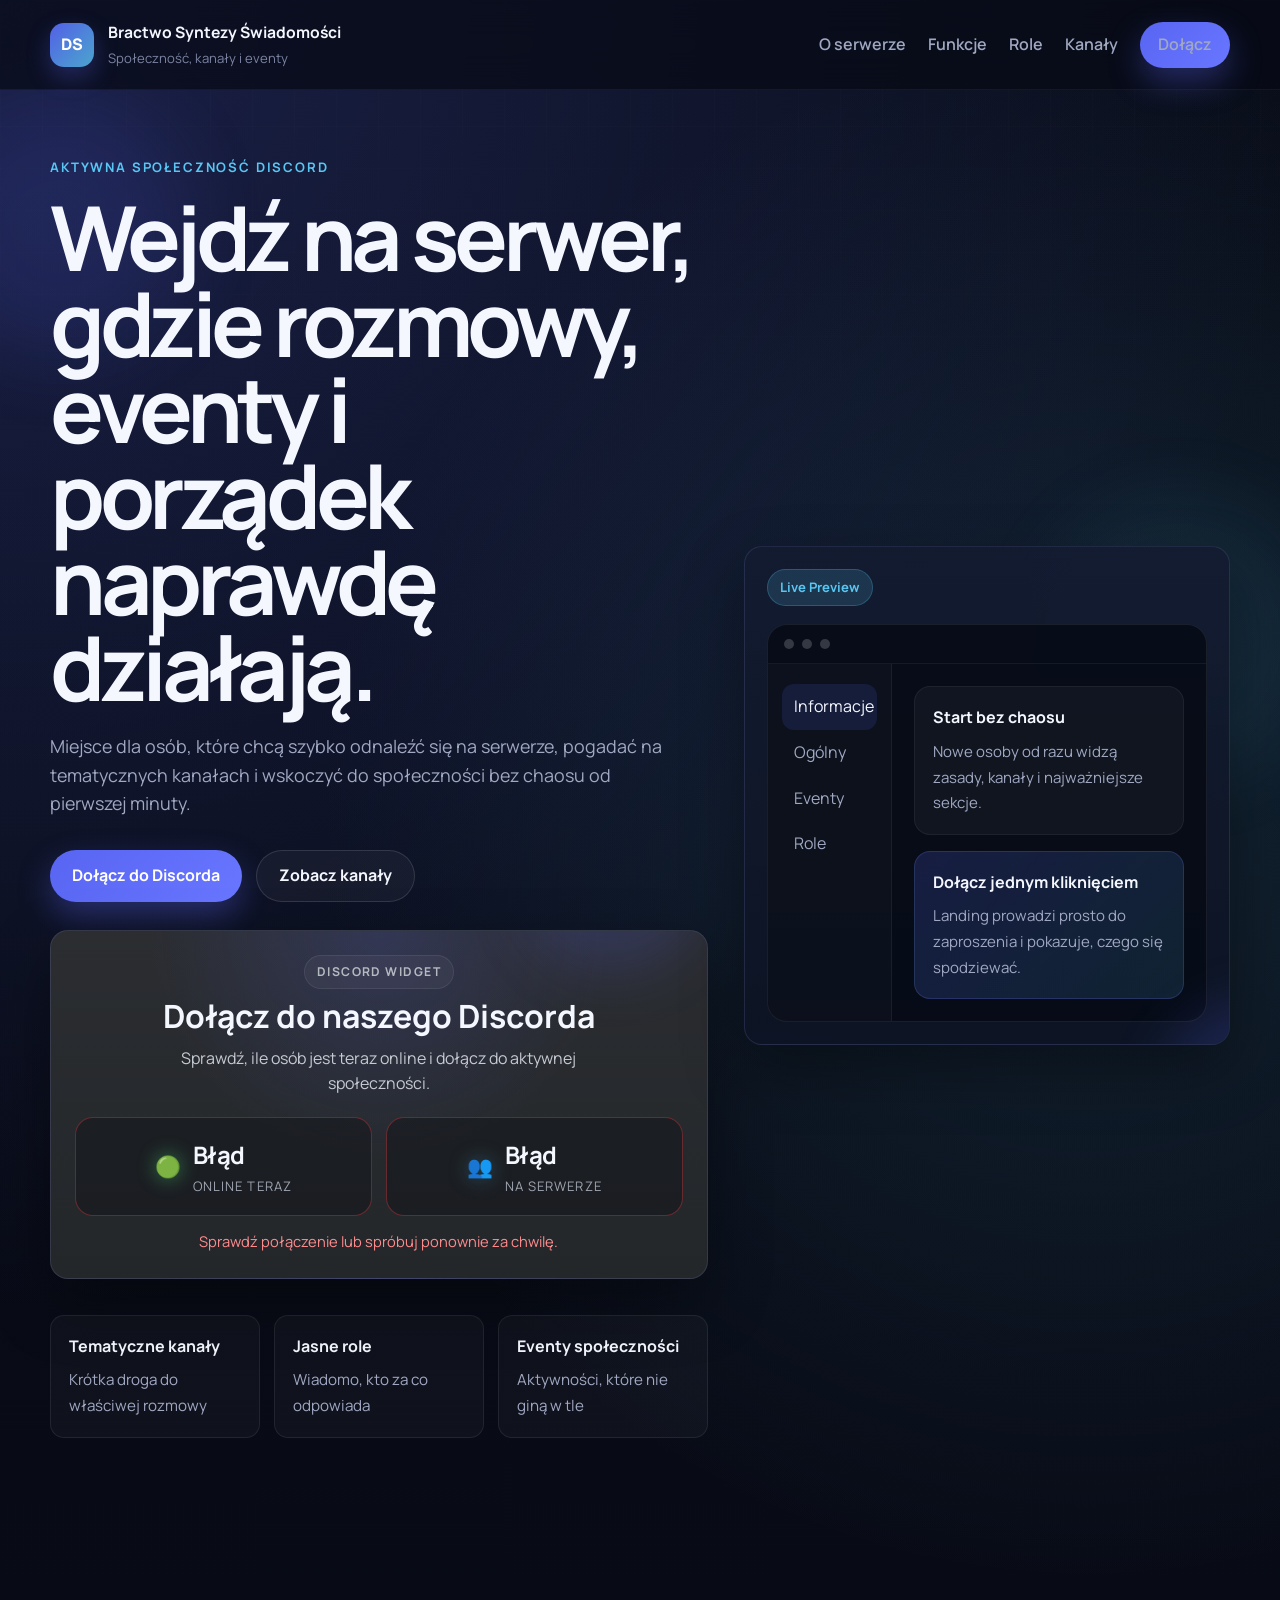
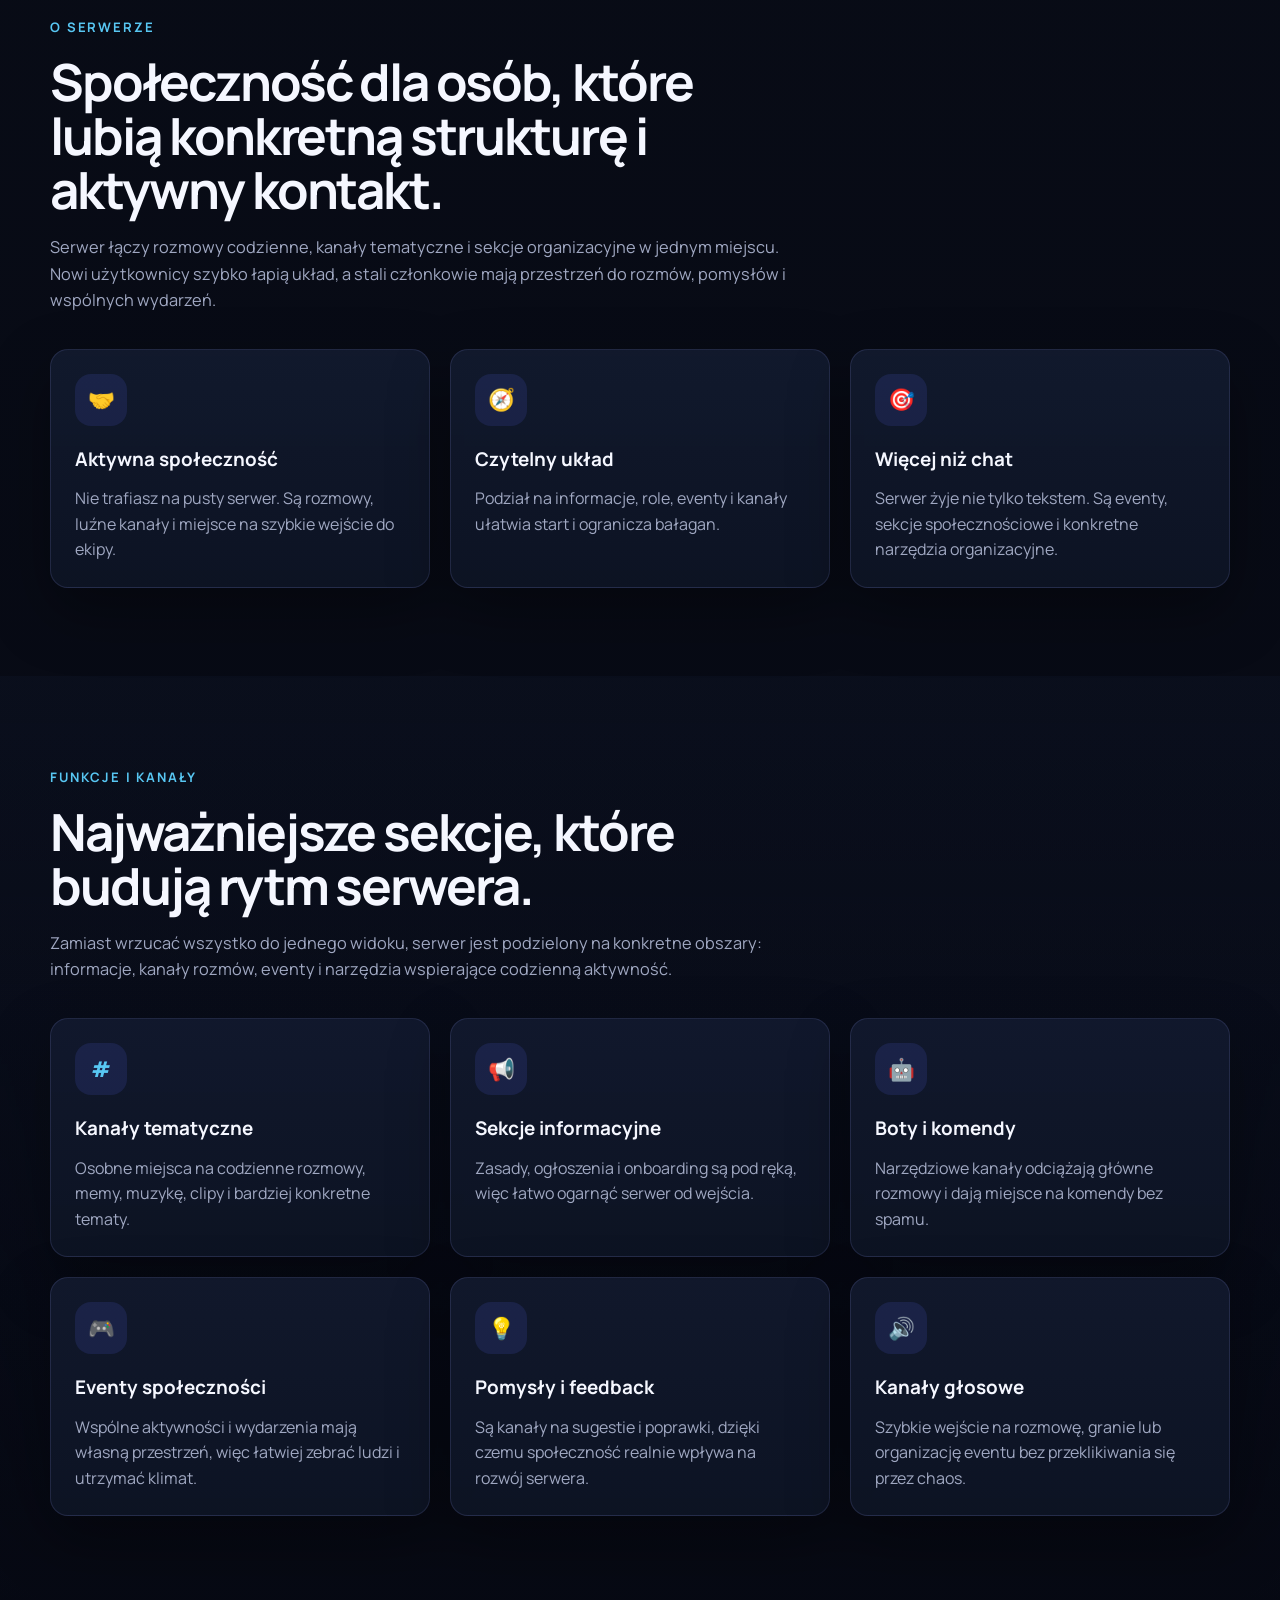
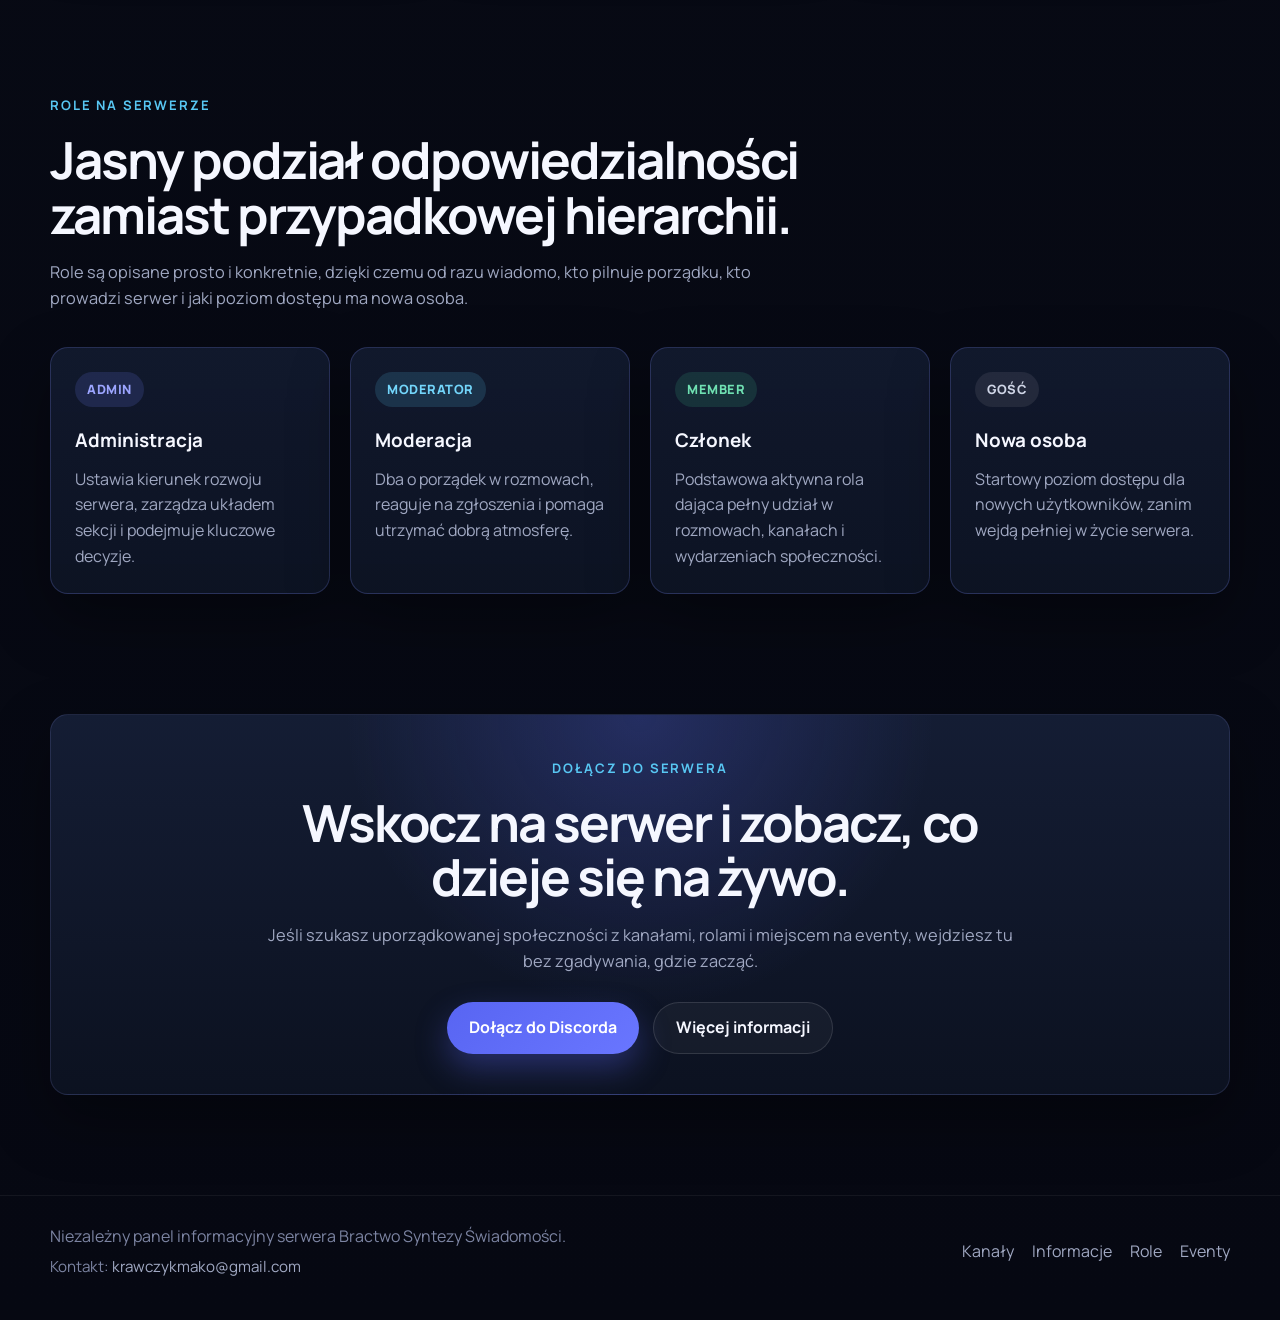
<file: index.html>
<!DOCTYPE html>
<html lang="pl">
<head>
  <meta charset="UTF-8">
  <meta name="viewport" content="width=device-width, initial-scale=1.0">
  <meta
    name="description"
    content="Nowoczesny landing page serwera Bractwo Syntezy Świadomości z najważniejszymi informacjami, rolami i zachętą do dołączenia."
  >
  <title>Bractwo Syntezy Świadomości | Dołącz do społeczności</title>
  <link rel="preconnect" href="https://fonts.googleapis.com">
  <link rel="preconnect" href="https://fonts.gstatic.com" crossorigin>
  <link
    href="https://fonts.googleapis.com/css2?family=Manrope:wght@400;500;600;700;800&display=swap"
    rel="stylesheet"
  >
  <link rel="stylesheet" href="./styles.css">
</head>
<body>
  <div class="page-bg" aria-hidden="true">
    <div class="page-bg__orb page-bg__orb--one"></div>
    <div class="page-bg__orb page-bg__orb--two"></div>
    <div class="page-bg__grid"></div>
  </div>

  <header class="site-header">
    <div class="container site-header__inner">
      <a class="brand" href="#hero" data-scroll>
        <span class="brand__mark">DS</span>
        <span class="brand__text">
          <strong>Bractwo Syntezy Świadomości</strong>
          <small>Społeczność, kanały i eventy</small>
        </span>
      </a>

      <button
        class="nav-toggle"
        type="button"
        aria-expanded="false"
        aria-controls="siteNav"
        aria-label="Otwórz nawigację"
      >
        <span></span>
        <span></span>
        <span></span>
      </button>

      <nav class="site-nav" id="siteNav" aria-label="Główna nawigacja">
        <a href="#about" data-scroll>O serwerze</a>
        <a href="#features" data-scroll>Funkcje</a>
        <a href="#roles" data-scroll>Role</a>
        <a href="./channels/channels.html">Kanały</a>
        <a class="btn btn-primary btn-primary--nav" href="https://discord.gg/8MzyPqCg6n" target="_blank" rel="noopener noreferrer">Dołącz</a>
      </nav>
    </div>
  </header>

  <main>
    <section class="hero section" id="hero">
      <div class="container hero__grid">
        <div class="hero__content">
          <p class="eyebrow">Aktywna społeczność Discord</p>
          <h1>Wejdź na serwer, gdzie rozmowy, eventy i porządek naprawdę działają.</h1>
          <p class="hero__lead">
            Miejsce dla osób, które chcą szybko odnaleźć się na serwerze, pogadać na tematycznych kanałach
            i wskoczyć do społeczności bez chaosu od pierwszej minuty.
          </p>

          <div class="hero__actions">
            <a class="btn btn-primary" href="https://discord.gg/8MzyPqCg6n" target="_blank" rel="noopener noreferrer">
              Dołącz do Discorda
            </a>
            <a class="btn btn-secondary" href="#features" data-scroll>
              Zobacz kanały
            </a>
          </div>

          <section
            class="discord-widget card"
            aria-labelledby="discord-widget-title"
            aria-live="polite"
          >
            <p class="discord-widget__eyebrow">Discord Widget</p>
            <h2 class="discord-widget__title" id="discord-widget-title">Dołącz do naszego Discorda</h2>
            <p class="discord-widget__copy">
              Sprawdź, ile osób jest teraz online i dołącz do aktywnej społeczności.
            </p>
            <div class="discord-widget__stats" data-discord-widget>
              <div class="discord-widget__status">
                <span class="discord-widget__presence" aria-hidden="true">🟢</span>
                <div class="discord-widget__value-group">
                  <strong class="discord-widget__count" data-discord-count>Ładowanie...</strong>
                  <span class="discord-widget__label">Online teraz</span>
                </div>
              </div>
              <div class="discord-widget__status">
                <span class="discord-widget__presence discord-widget__presence--members" aria-hidden="true">👥</span>
                <div class="discord-widget__value-group">
                  <strong class="discord-widget__count" data-discord-members>Ładowanie...</strong>
                  <span class="discord-widget__label">Na serwerze</span>
                </div>
              </div>
            </div>
            <p class="discord-widget__meta" data-discord-meta>Odświeżanie danych...</p>
          </section>

          <ul class="hero__stats" aria-label="Najważniejsze atuty serwera">
            <li>
              <strong>Tematyczne kanały</strong>
              <span>Krótka droga do właściwej rozmowy</span>
            </li>
            <li>
              <strong>Jasne role</strong>
              <span>Wiadomo, kto za co odpowiada</span>
            </li>
            <li>
              <strong>Eventy społeczności</strong>
              <span>Aktywności, które nie giną w tle</span>
            </li>
          </ul>
        </div>

        <aside class="hero-panel card">
          <div class="hero-panel__badge">Live Preview</div>
          <div class="hero-panel__window">
            <div class="hero-panel__top">
              <span></span>
              <span></span>
              <span></span>
            </div>
            <div class="hero-panel__body">
              <div class="hero-panel__sidebar">
                <p>Informacje</p>
                <p>Ogólny</p>
                <p>Eventy</p>
                <p>Role</p>
              </div>
              <div class="hero-panel__content">
                <div class="hero-panel__card">
                  <strong>Start bez chaosu</strong>
                  <span>Nowe osoby od razu widzą zasady, kanały i najważniejsze sekcje.</span>
                </div>
                <div class="hero-panel__card hero-panel__card--accent">
                  <strong>Dołącz jednym kliknięciem</strong>
                  <span>Landing prowadzi prosto do zaproszenia i pokazuje, czego się spodziewać.</span>
                </div>
              </div>
            </div>
          </div>
        </aside>
      </div>
    </section>

    <section class="section" id="about">
      <div class="container">
        <div class="section-heading">
          <p class="eyebrow">O serwerze</p>
          <h2 class="section-title">Społeczność dla osób, które lubią konkretną strukturę i aktywny kontakt.</h2>
          <p class="section-copy">
            Serwer łączy rozmowy codzienne, kanały tematyczne i sekcje organizacyjne w jednym miejscu.
            Nowi użytkownicy szybko łapią układ, a stali członkowie mają przestrzeń do rozmów, pomysłów i wspólnych wydarzeń.
          </p>
        </div>

        <div class="benefits-grid">
          <article class="card benefit-card">
            <span class="benefit-card__icon">🤝</span>
            <h3>Aktywna społeczność</h3>
            <p>Nie trafiasz na pusty serwer. Są rozmowy, luźne kanały i miejsce na szybkie wejście do ekipy.</p>
          </article>
          <article class="card benefit-card">
            <span class="benefit-card__icon">🧭</span>
            <h3>Czytelny układ</h3>
            <p>Podział na informacje, role, eventy i kanały ułatwia start i ogranicza bałagan.</p>
          </article>
          <article class="card benefit-card">
            <span class="benefit-card__icon">🎯</span>
            <h3>Więcej niż chat</h3>
            <p>Serwer żyje nie tylko tekstem. Są eventy, sekcje społecznościowe i konkretne narzędzia organizacyjne.</p>
          </article>
        </div>
      </div>
    </section>

    <section class="section section--soft" id="features">
      <div class="container">
        <div class="section-heading">
          <p class="eyebrow">Funkcje i kanały</p>
          <h2 class="section-title">Najważniejsze sekcje, które budują rytm serwera.</h2>
          <p class="section-copy">
            Zamiast wrzucać wszystko do jednego widoku, serwer jest podzielony na konkretne obszary:
            informacje, kanały rozmów, eventy i narzędzia wspierające codzienną aktywność.
          </p>
        </div>

        <div class="cards-grid">
          <article class="card feature-card">
            <span class="feature-card__icon">#</span>
            <h3>Kanały tematyczne</h3>
            <p>Osobne miejsca na codzienne rozmowy, memy, muzykę, clipy i bardziej konkretne tematy.</p>
          </article>
          <article class="card feature-card">
            <span class="feature-card__icon">📢</span>
            <h3>Sekcje informacyjne</h3>
            <p>Zasady, ogłoszenia i onboarding są pod ręką, więc łatwo ogarnąć serwer od wejścia.</p>
          </article>
          <article class="card feature-card">
            <span class="feature-card__icon">🤖</span>
            <h3>Boty i komendy</h3>
            <p>Narzędziowe kanały odciążają główne rozmowy i dają miejsce na komendy bez spamu.</p>
          </article>
          <article class="card feature-card">
            <span class="feature-card__icon">🎮</span>
            <h3>Eventy społeczności</h3>
            <p>Wspólne aktywności i wydarzenia mają własną przestrzeń, więc łatwiej zebrać ludzi i utrzymać klimat.</p>
          </article>
          <article class="card feature-card">
            <span class="feature-card__icon">💡</span>
            <h3>Pomysły i feedback</h3>
            <p>Są kanały na sugestie i poprawki, dzięki czemu społeczność realnie wpływa na rozwój serwera.</p>
          </article>
          <article class="card feature-card">
            <span class="feature-card__icon">🔊</span>
            <h3>Kanały głosowe</h3>
            <p>Szybkie wejście na rozmowę, granie lub organizację eventu bez przeklikiwania się przez chaos.</p>
          </article>
        </div>
      </div>
    </section>

    <section class="section" id="roles">
      <div class="container">
        <div class="section-heading">
          <p class="eyebrow">Role na serwerze</p>
          <h2 class="section-title">Jasny podział odpowiedzialności zamiast przypadkowej hierarchii.</h2>
          <p class="section-copy">
            Role są opisane prosto i konkretnie, dzięki czemu od razu wiadomo, kto pilnuje porządku,
            kto prowadzi serwer i jaki poziom dostępu ma nowa osoba.
          </p>
        </div>

        <div class="cards-grid cards-grid--roles">
          <article class="card role-card">
            <span class="role-card__tag role-card__tag--owner">Admin</span>
            <h3>Administracja</h3>
            <p>Ustawia kierunek rozwoju serwera, zarządza układem sekcji i podejmuje kluczowe decyzje.</p>
          </article>
          <article class="card role-card">
            <span class="role-card__tag role-card__tag--mod">Moderator</span>
            <h3>Moderacja</h3>
            <p>Dba o porządek w rozmowach, reaguje na zgłoszenia i pomaga utrzymać dobrą atmosferę.</p>
          </article>
          <article class="card role-card">
            <span class="role-card__tag role-card__tag--member">Member</span>
            <h3>Członek</h3>
            <p>Podstawowa aktywna rola dająca pełny udział w rozmowach, kanałach i wydarzeniach społeczności.</p>
          </article>
          <article class="card role-card">
            <span class="role-card__tag role-card__tag--guest">Gość</span>
            <h3>Nowa osoba</h3>
            <p>Startowy poziom dostępu dla nowych użytkowników, zanim wejdą pełniej w życie serwera.</p>
          </article>
        </div>
      </div>
    </section>

    <section class="section section--cta" id="cta">
      <div class="container">
        <div class="cta card">
          <p class="eyebrow">Dołącz do serwera</p>
          <h2 class="section-title">Wskocz na serwer i zobacz, co dzieje się na żywo.</h2>
          <p class="section-copy">
            Jeśli szukasz uporządkowanej społeczności z kanałami, rolami i miejscem na eventy,
            wejdziesz tu bez zgadywania, gdzie zacząć.
          </p>
          <div class="cta__actions">
            <a class="btn btn-primary" href="https://discord.gg/8MzyPqCg6n" target="_blank" rel="noopener noreferrer">
              Dołącz do Discorda
            </a>
            <a class="btn btn-secondary" href="./info/info.html">Więcej informacji</a>
          </div>
        </div>
      </div>
    </section>
  </main>

  <footer class="site-footer">
    <div class="container site-footer__inner">
      <div class="site-footer__copy">
        <p>Niezależny panel informacyjny serwera Bractwo Syntezy Świadomości.</p>
        <p class="site-footer__contact">
          Kontakt: <a href="mailto:krawczykmako@gmail.com">krawczykmako@gmail.com</a>
        </p>
      </div>
      <nav class="site-footer__nav" aria-label="Linki do podstron">
        <a href="./channels/channels.html">Kanały</a>
        <a href="./info/info.html">Informacje</a>
        <a href="./roles/roles.html">Role</a>
        <a href="./events/events.html">Eventy</a>
      </nav>
    </div>
  </footer>

  <script src="./script.js"></script>
</body>
</html>
</file>
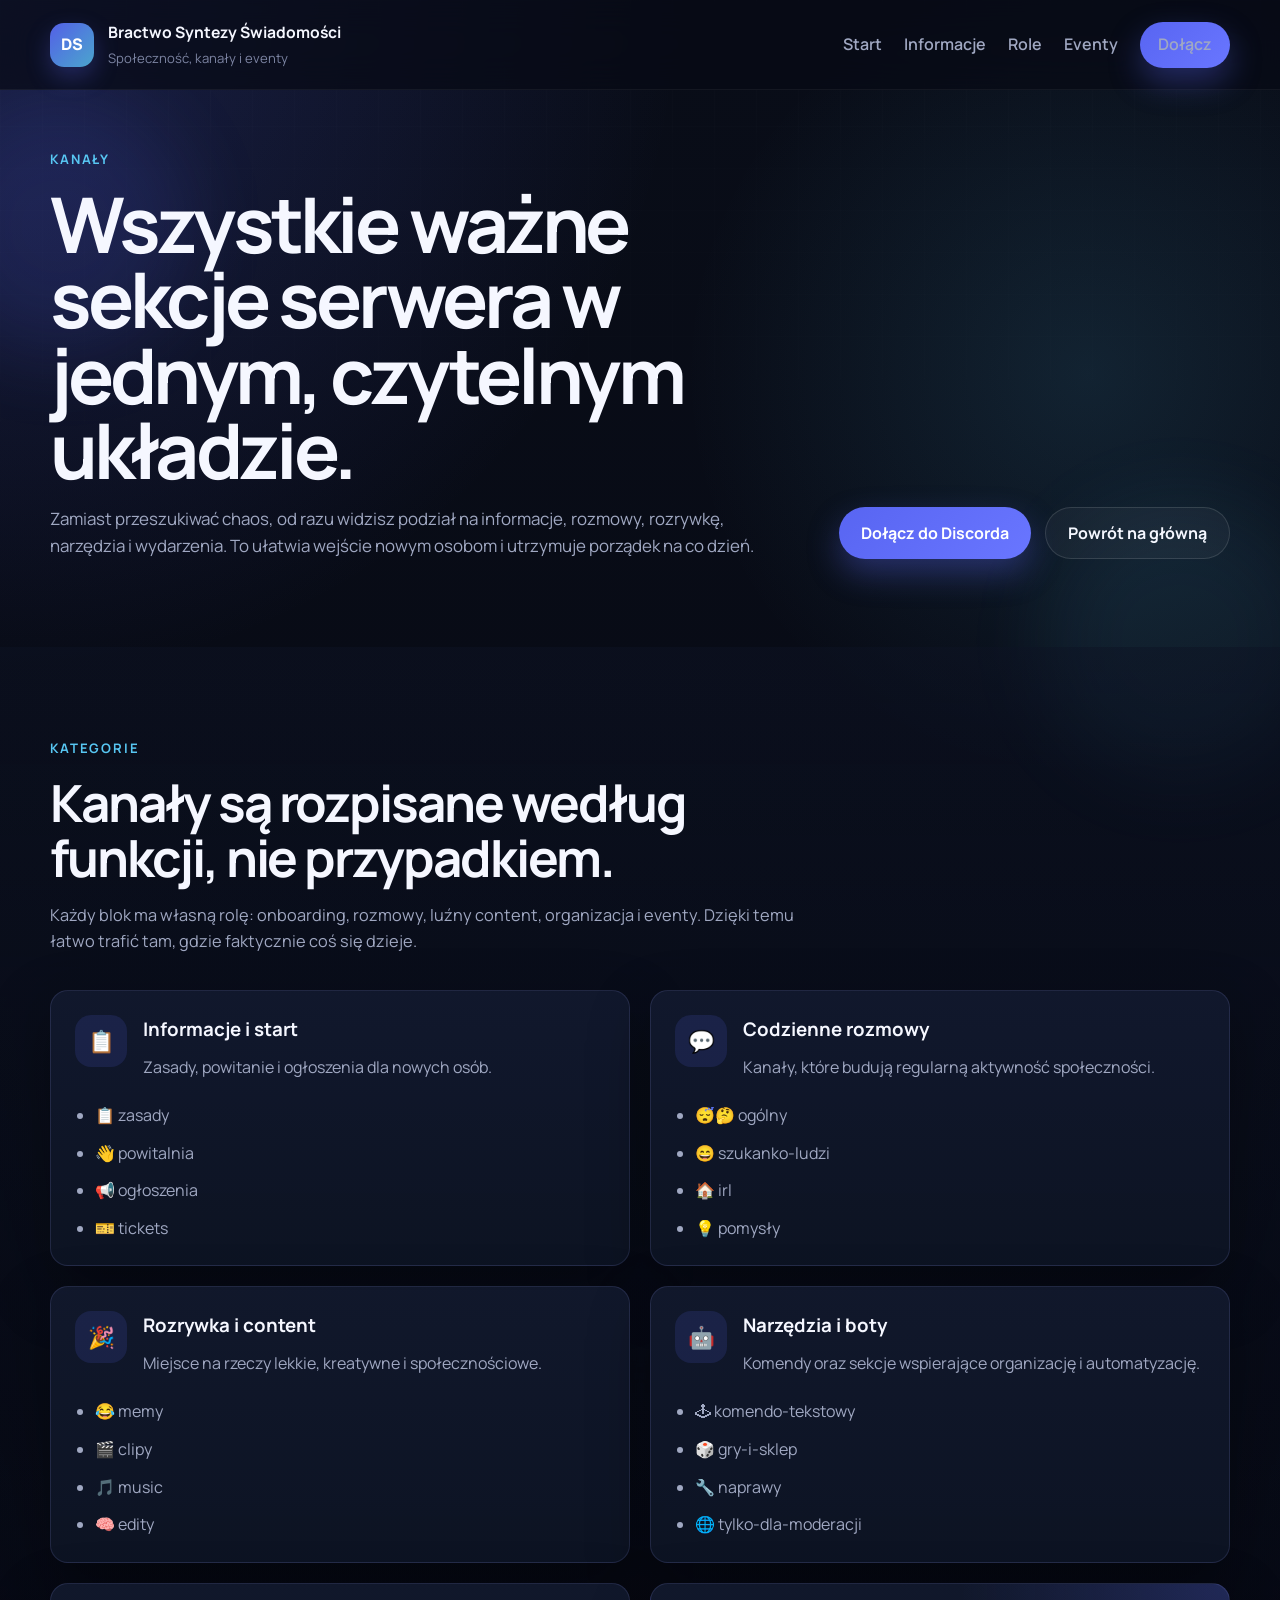
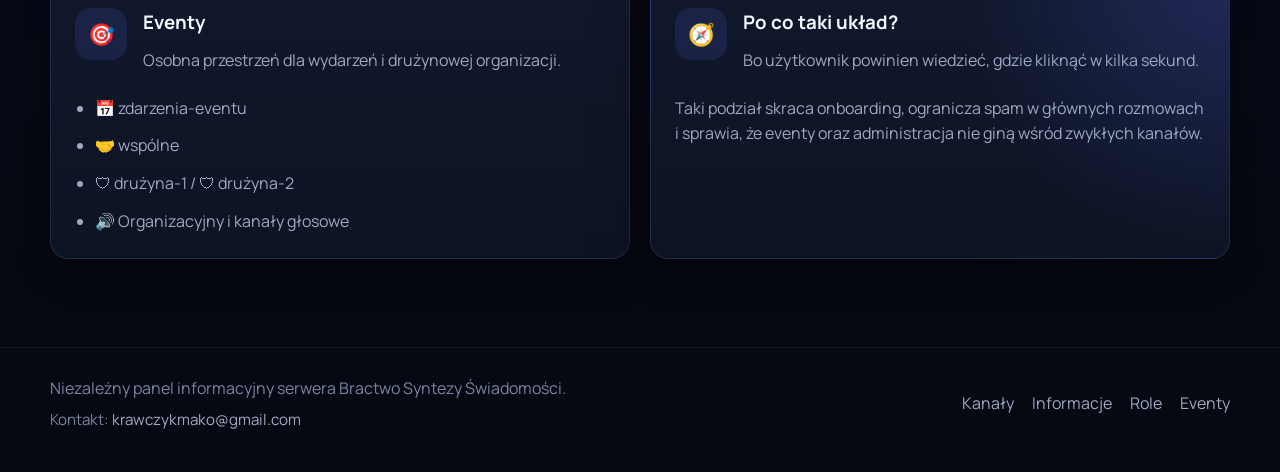
<file: channels/channels.html>
<!DOCTYPE html>
<html lang="pl">
<head>
  <meta charset="UTF-8">
  <meta name="viewport" content="width=device-width, initial-scale=1.0">
  <meta
    name="description"
    content="Przegląd kanałów serwera Bractwo Syntezy Świadomości podzielonych na czytelne kategorie."
  >
  <title>Kanały | Bractwo Syntezy Świadomości</title>
  <link rel="preconnect" href="https://fonts.googleapis.com">
  <link rel="preconnect" href="https://fonts.gstatic.com" crossorigin>
  <link
    href="https://fonts.googleapis.com/css2?family=Manrope:wght@400;500;600;700;800&display=swap"
    rel="stylesheet"
  >
  <link rel="stylesheet" href="../styles.css">
</head>
<body>
  <div class="page-bg" aria-hidden="true">
    <div class="page-bg__orb page-bg__orb--one"></div>
    <div class="page-bg__orb page-bg__orb--two"></div>
    <div class="page-bg__grid"></div>
  </div>

  <header class="site-header">
    <div class="container site-header__inner">
      <a class="brand" href="../index.html">
        <span class="brand__mark">DS</span>
        <span class="brand__text">
          <strong>Bractwo Syntezy Świadomości</strong>
          <small>Społeczność, kanały i eventy</small>
        </span>
      </a>

      <button
        class="nav-toggle"
        type="button"
        aria-expanded="false"
        aria-controls="siteNav"
        aria-label="Otwórz nawigację"
      >
        <span></span>
        <span></span>
        <span></span>
      </button>

      <nav class="site-nav" id="siteNav" aria-label="Główna nawigacja">
        <a href="../index.html">Start</a>
        <a href="../info/info.html">Informacje</a>
        <a href="../roles/roles.html">Role</a>
        <a href="../events/events.html">Eventy</a>
        <a class="btn btn-primary btn-primary--nav" href="https://discord.gg/8MzyPqCg6n" target="_blank" rel="noopener noreferrer">Dołącz</a>
      </nav>
    </div>
  </header>

  <main>
    <section class="section page-hero">
      <div class="container page-hero__grid">
        <div>
          <p class="eyebrow">Kanały</p>
          <h1 class="page-title">Wszystkie ważne sekcje serwera w jednym, czytelnym układzie.</h1>
          <p class="page-copy">
            Zamiast przeszukiwać chaos, od razu widzisz podział na informacje, rozmowy, rozrywkę,
            narzędzia i wydarzenia. To ułatwia wejście nowym osobom i utrzymuje porządek na co dzień.
          </p>
        </div>
        <div class="page-hero__actions">
          <a class="btn btn-primary" href="https://discord.gg/8MzyPqCg6n" target="_blank" rel="noopener noreferrer">Dołącz do Discorda</a>
          <a class="btn btn-secondary" href="../index.html">Powrót na główną</a>
        </div>
      </div>
    </section>

    <section class="section section--soft">
      <div class="container">
        <div class="section-heading">
          <p class="eyebrow">Kategorie</p>
          <h2 class="section-title">Kanały są rozpisane według funkcji, nie przypadkiem.</h2>
          <p class="section-copy">
            Każdy blok ma własną rolę: onboarding, rozmowy, luźny content, organizacja i eventy.
            Dzięki temu łatwo trafić tam, gdzie faktycznie coś się dzieje.
          </p>
        </div>

        <div class="stack-grid">
          <article class="card stack-card">
            <div class="stack-card__header">
              <span class="feature-card__icon">📋</span>
              <div>
                <h3>Informacje i start</h3>
                <p>Zasady, powitanie i ogłoszenia dla nowych osób.</p>
              </div>
            </div>
            <ul class="list-block">
              <li>📋 zasady</li>
              <li>👋 powitalnia</li>
              <li>📢 ogłoszenia</li>
              <li>🎫 tickets</li>
            </ul>
          </article>

          <article class="card stack-card">
            <div class="stack-card__header">
              <span class="feature-card__icon">💬</span>
              <div>
                <h3>Codzienne rozmowy</h3>
                <p>Kanały, które budują regularną aktywność społeczności.</p>
              </div>
            </div>
            <ul class="list-block">
              <li>😴🤔 ogólny</li>
              <li>😄 szukanko-ludzi</li>
              <li>🏠 irl</li>
              <li>💡 pomysły</li>
            </ul>
          </article>

          <article class="card stack-card">
            <div class="stack-card__header">
              <span class="feature-card__icon">🎉</span>
              <div>
                <h3>Rozrywka i content</h3>
                <p>Miejsce na rzeczy lekkie, kreatywne i społecznościowe.</p>
              </div>
            </div>
            <ul class="list-block">
              <li>😂 memy</li>
              <li>🎬 clipy</li>
              <li>🎵 music</li>
              <li>🧠 edity</li>
            </ul>
          </article>

          <article class="card stack-card">
            <div class="stack-card__header">
              <span class="feature-card__icon">🤖</span>
              <div>
                <h3>Narzędzia i boty</h3>
                <p>Komendy oraz sekcje wspierające organizację i automatyzację.</p>
              </div>
            </div>
            <ul class="list-block">
              <li>🕹 komendo-tekstowy</li>
              <li>🎲 gry-i-sklep</li>
              <li>🔧 naprawy</li>
              <li>🌐 tylko-dla-moderacji</li>
            </ul>
          </article>

          <article class="card stack-card">
            <div class="stack-card__header">
              <span class="feature-card__icon">🎯</span>
              <div>
                <h3>Eventy</h3>
                <p>Osobna przestrzeń dla wydarzeń i drużynowej organizacji.</p>
              </div>
            </div>
            <ul class="list-block">
              <li>📅 zdarzenia-eventu</li>
              <li>🤝 wspólne</li>
              <li>🛡 drużyna-1 / 🛡 drużyna-2</li>
              <li>🔊 Organizacyjny i kanały głosowe</li>
            </ul>
          </article>

          <article class="card stack-card stack-card--accent">
            <div class="stack-card__header">
              <span class="feature-card__icon">🧭</span>
              <div>
                <h3>Po co taki układ?</h3>
                <p>Bo użytkownik powinien wiedzieć, gdzie kliknąć w kilka sekund.</p>
              </div>
            </div>
            <p class="stack-card__body">
              Taki podział skraca onboarding, ogranicza spam w głównych rozmowach i sprawia,
              że eventy oraz administracja nie giną wśród zwykłych kanałów.
            </p>
          </article>
        </div>
      </div>
    </section>
  </main>

  <footer class="site-footer">
    <div class="container site-footer__inner">
      <div class="site-footer__copy">
        <p>Niezależny panel informacyjny serwera Bractwo Syntezy Świadomości.</p>
        <p class="site-footer__contact">
          Kontakt: <a href="mailto:krawczykmako@gmail.com">krawczykmako@gmail.com</a>
        </p>
      </div>
      <nav class="site-footer__nav" aria-label="Linki do podstron">
        <a href="./channels.html">Kanały</a>
        <a href="../info/info.html">Informacje</a>
        <a href="../roles/roles.html">Role</a>
        <a href="../events/events.html">Eventy</a>
      </nav>
    </div>
  </footer>

  <script src="../script.js"></script>
</body>
</html>
</file>
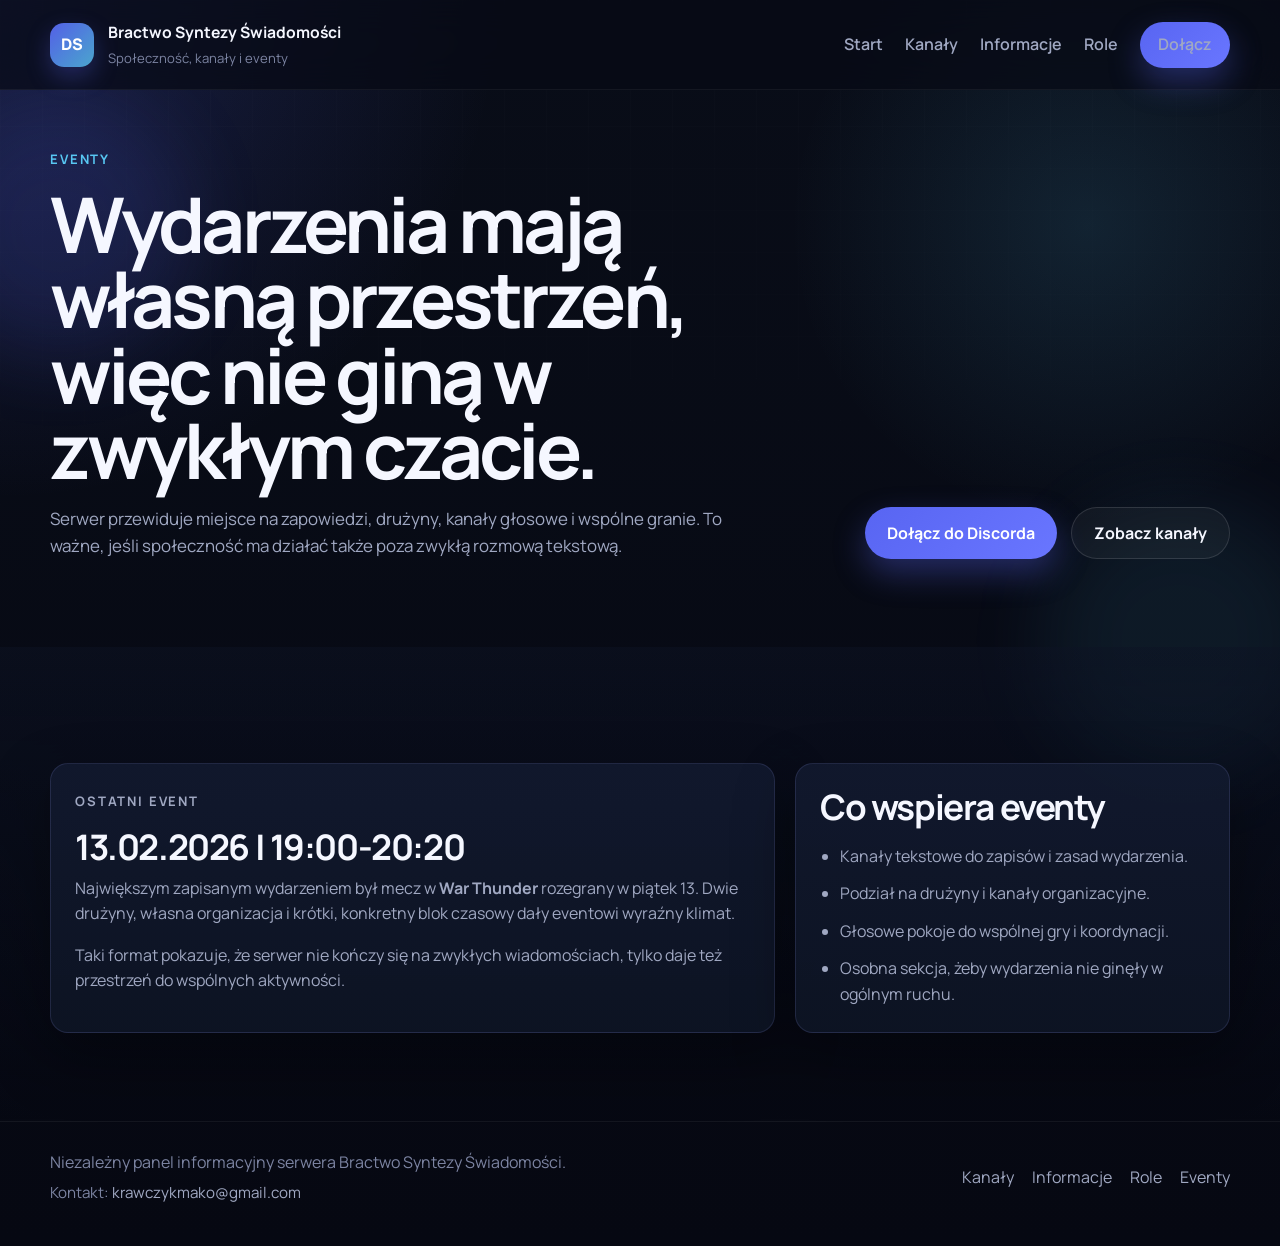
<file: events/events.html>
<!DOCTYPE html>
<html lang="pl">
<head>
  <meta charset="UTF-8">
  <meta name="viewport" content="width=device-width, initial-scale=1.0">
  <meta
    name="description"
    content="Eventy i aktywności społeczności serwera Bractwo Syntezy Świadomości."
  >
  <title>Eventy | Bractwo Syntezy Świadomości</title>
  <link rel="preconnect" href="https://fonts.googleapis.com">
  <link rel="preconnect" href="https://fonts.gstatic.com" crossorigin>
  <link
    href="https://fonts.googleapis.com/css2?family=Manrope:wght@400;500;600;700;800&display=swap"
    rel="stylesheet"
  >
  <link rel="stylesheet" href="../styles.css">
</head>
<body>
  <div class="page-bg" aria-hidden="true">
    <div class="page-bg__orb page-bg__orb--one"></div>
    <div class="page-bg__orb page-bg__orb--two"></div>
    <div class="page-bg__grid"></div>
  </div>

  <header class="site-header">
    <div class="container site-header__inner">
      <a class="brand" href="../index.html">
        <span class="brand__mark">DS</span>
        <span class="brand__text">
          <strong>Bractwo Syntezy Świadomości</strong>
          <small>Społeczność, kanały i eventy</small>
        </span>
      </a>

      <button
        class="nav-toggle"
        type="button"
        aria-expanded="false"
        aria-controls="siteNav"
        aria-label="Otwórz nawigację"
      >
        <span></span>
        <span></span>
        <span></span>
      </button>

      <nav class="site-nav" id="siteNav" aria-label="Główna nawigacja">
        <a href="../index.html">Start</a>
        <a href="../channels/channels.html">Kanały</a>
        <a href="../info/info.html">Informacje</a>
        <a href="../roles/roles.html">Role</a>
        <a class="btn btn-primary btn-primary--nav" href="https://discord.gg/8MzyPqCg6n" target="_blank" rel="noopener noreferrer">Dołącz</a>
      </nav>
    </div>
  </header>

  <main>
    <section class="section page-hero">
      <div class="container page-hero__grid">
        <div>
          <p class="eyebrow">Eventy</p>
          <h1 class="page-title">Wydarzenia mają własną przestrzeń, więc nie giną w zwykłym czacie.</h1>
          <p class="page-copy">
            Serwer przewiduje miejsce na zapowiedzi, drużyny, kanały głosowe i wspólne granie.
            To ważne, jeśli społeczność ma działać także poza zwykłą rozmową tekstową.
          </p>
        </div>
        <div class="page-hero__actions">
          <a class="btn btn-primary" href="https://discord.gg/8MzyPqCg6n" target="_blank" rel="noopener noreferrer">Dołącz do Discorda</a>
          <a class="btn btn-secondary" href="../channels/channels.html">Zobacz kanały</a>
        </div>
      </div>
    </section>

    <section class="section section--soft">
      <div class="container">
        <div class="split-layout">
          <article class="card prose-card">
            <p class="eyebrow">Ostatni event</p>
            <h2 class="section-title section-title--small">13.02.2026 | 19:00-20:20</h2>
            <p>
              Największym zapisanym wydarzeniem był mecz w <strong>War Thunder</strong> rozegrany w piątek 13.
              Dwie drużyny, własna organizacja i krótki, konkretny blok czasowy dały eventowi wyraźny klimat.
            </p>
            <p>
              Taki format pokazuje, że serwer nie kończy się na zwykłych wiadomościach, tylko daje też przestrzeń do wspólnych aktywności.
            </p>
          </article>

          <article class="card checklist-card">
            <h2 class="section-title section-title--small">Co wspiera eventy</h2>
            <ul class="check-list">
              <li>Kanały tekstowe do zapisów i zasad wydarzenia.</li>
              <li>Podział na drużyny i kanały organizacyjne.</li>
              <li>Głosowe pokoje do wspólnej gry i koordynacji.</li>
              <li>Osobna sekcja, żeby wydarzenia nie ginęły w ogólnym ruchu.</li>
            </ul>
          </article>
        </div>
      </div>
    </section>
  </main>

  <footer class="site-footer">
    <div class="container site-footer__inner">
      <div class="site-footer__copy">
        <p>Niezależny panel informacyjny serwera Bractwo Syntezy Świadomości.</p>
        <p class="site-footer__contact">
          Kontakt: <a href="mailto:krawczykmako@gmail.com">krawczykmako@gmail.com</a>
        </p>
      </div>
      <nav class="site-footer__nav" aria-label="Linki do podstron">
        <a href="../channels/channels.html">Kanały</a>
        <a href="../info/info.html">Informacje</a>
        <a href="../roles/roles.html">Role</a>
        <a href="./events.html">Eventy</a>
      </nav>
    </div>
  </footer>

  <script src="../script.js"></script>
</body>
</html>
</file>
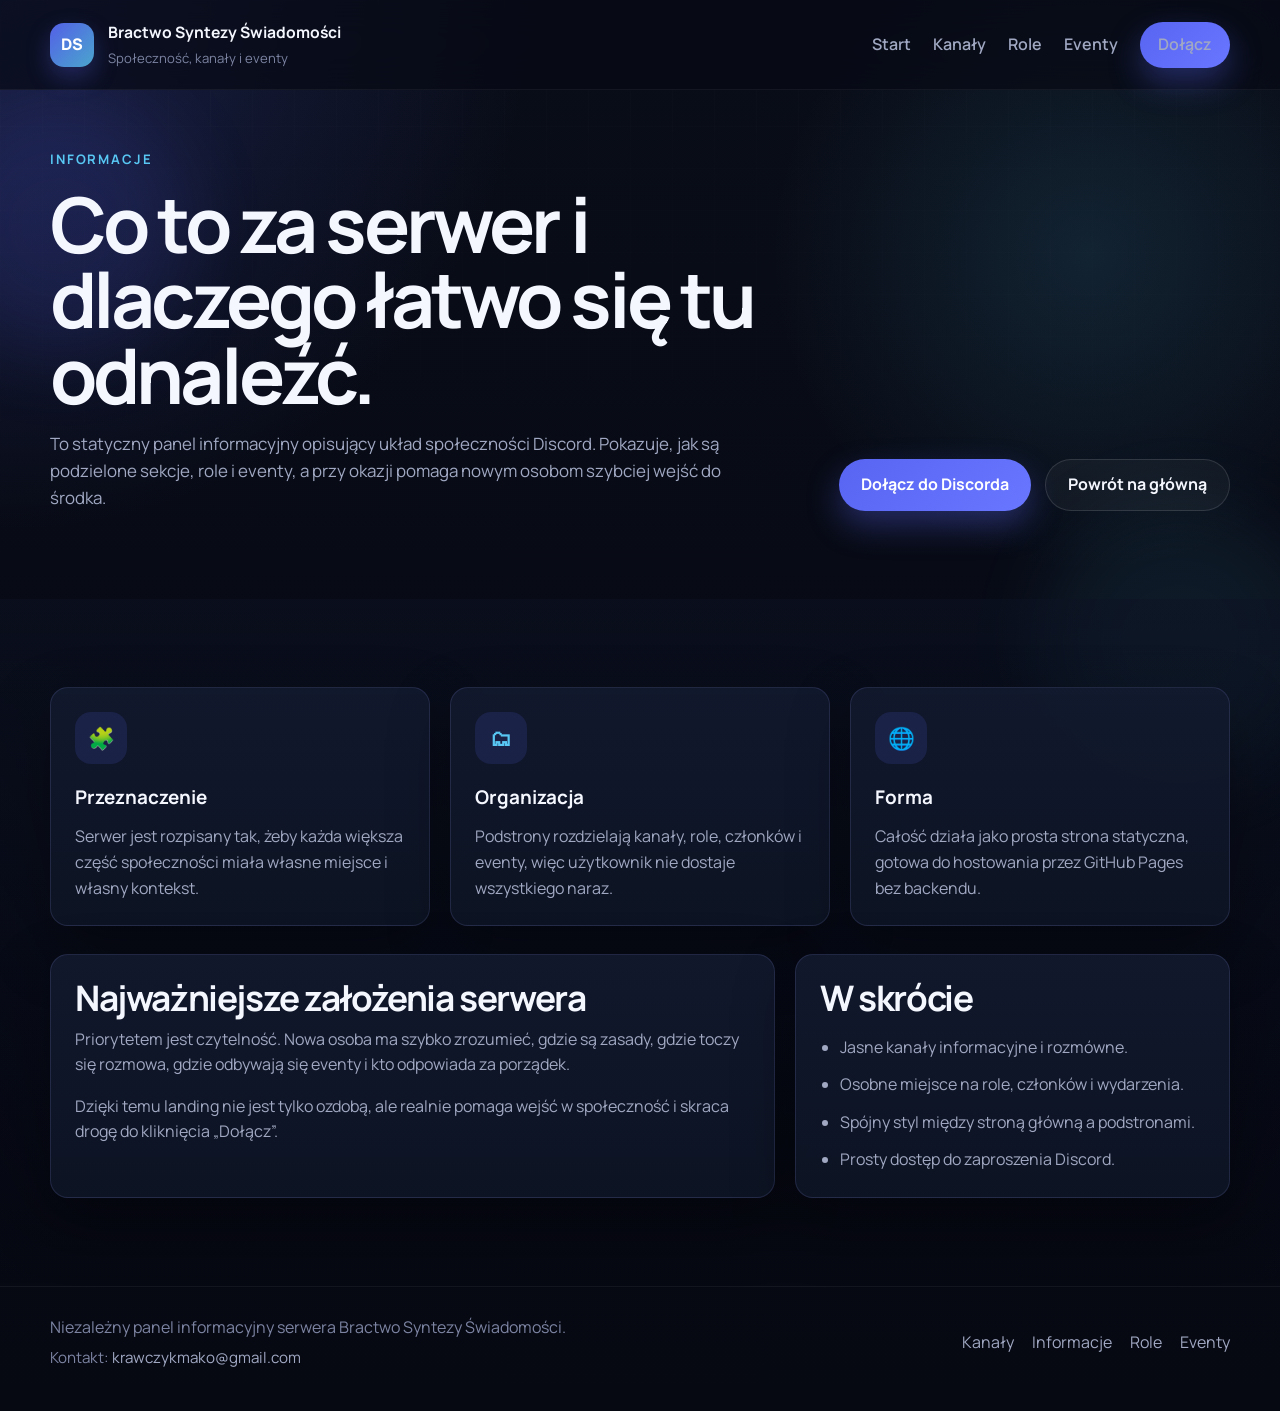
<file: info/info.html>
<!DOCTYPE html>
<html lang="pl">
<head>
  <meta charset="UTF-8">
  <meta name="viewport" content="width=device-width, initial-scale=1.0">
  <meta
    name="description"
    content="Najważniejsze informacje o serwerze Discord i jego organizacji."
  >
  <title>Informacje | Bractwo Syntezy Świadomości</title>
  <link rel="preconnect" href="https://fonts.googleapis.com">
  <link rel="preconnect" href="https://fonts.gstatic.com" crossorigin>
  <link
    href="https://fonts.googleapis.com/css2?family=Manrope:wght@400;500;600;700;800&display=swap"
    rel="stylesheet"
  >
  <link rel="stylesheet" href="../styles.css">
</head>
<body>
  <div class="page-bg" aria-hidden="true">
    <div class="page-bg__orb page-bg__orb--one"></div>
    <div class="page-bg__orb page-bg__orb--two"></div>
    <div class="page-bg__grid"></div>
  </div>

  <header class="site-header">
    <div class="container site-header__inner">
      <a class="brand" href="../index.html">
        <span class="brand__mark">DS</span>
        <span class="brand__text">
          <strong>Bractwo Syntezy Świadomości</strong>
          <small>Społeczność, kanały i eventy</small>
        </span>
      </a>

      <button
        class="nav-toggle"
        type="button"
        aria-expanded="false"
        aria-controls="siteNav"
        aria-label="Otwórz nawigację"
      >
        <span></span>
        <span></span>
        <span></span>
      </button>

      <nav class="site-nav" id="siteNav" aria-label="Główna nawigacja">
        <a href="../index.html">Start</a>
        <a href="../channels/channels.html">Kanały</a>
        <a href="../roles/roles.html">Role</a>
        <a href="../events/events.html">Eventy</a>
        <a class="btn btn-primary btn-primary--nav" href="https://discord.gg/8MzyPqCg6n" target="_blank" rel="noopener noreferrer">Dołącz</a>
      </nav>
    </div>
  </header>

  <main>
    <section class="section page-hero">
      <div class="container page-hero__grid">
        <div>
          <p class="eyebrow">Informacje</p>
          <h1 class="page-title">Co to za serwer i dlaczego łatwo się tu odnaleźć.</h1>
          <p class="page-copy">
            To statyczny panel informacyjny opisujący układ społeczności Discord. Pokazuje,
            jak są podzielone sekcje, role i eventy, a przy okazji pomaga nowym osobom szybciej wejść do środka.
          </p>
        </div>
        <div class="page-hero__actions">
          <a class="btn btn-primary" href="https://discord.gg/8MzyPqCg6n" target="_blank" rel="noopener noreferrer">Dołącz do Discorda</a>
          <a class="btn btn-secondary" href="../index.html">Powrót na główną</a>
        </div>
      </div>
    </section>

    <section class="section section--soft">
      <div class="container">
        <div class="cards-grid">
          <article class="card feature-card">
            <span class="feature-card__icon">🧩</span>
            <h3>Przeznaczenie</h3>
            <p>Serwer jest rozpisany tak, żeby każda większa część społeczności miała własne miejsce i własny kontekst.</p>
          </article>
          <article class="card feature-card">
            <span class="feature-card__icon">🗂</span>
            <h3>Organizacja</h3>
            <p>Podstrony rozdzielają kanały, role, członków i eventy, więc użytkownik nie dostaje wszystkiego naraz.</p>
          </article>
          <article class="card feature-card">
            <span class="feature-card__icon">🌐</span>
            <h3>Forma</h3>
            <p>Całość działa jako prosta strona statyczna, gotowa do hostowania przez GitHub Pages bez backendu.</p>
          </article>
        </div>

        <div class="split-layout">
          <article class="card prose-card">
            <h2 class="section-title section-title--small">Najważniejsze założenia serwera</h2>
            <p>
              Priorytetem jest czytelność. Nowa osoba ma szybko zrozumieć, gdzie są zasady, gdzie toczy się rozmowa,
              gdzie odbywają się eventy i kto odpowiada za porządek.
            </p>
            <p>
              Dzięki temu landing nie jest tylko ozdobą, ale realnie pomaga wejść w społeczność i skraca drogę do kliknięcia „Dołącz”.
            </p>
          </article>

          <article class="card checklist-card">
            <h2 class="section-title section-title--small">W skrócie</h2>
            <ul class="check-list">
              <li>Jasne kanały informacyjne i rozmówne.</li>
              <li>Osobne miejsce na role, członków i wydarzenia.</li>
              <li>Spójny styl między stroną główną a podstronami.</li>
              <li>Prosty dostęp do zaproszenia Discord.</li>
            </ul>
          </article>
        </div>
      </div>
    </section>
  </main>

  <footer class="site-footer">
    <div class="container site-footer__inner">
      <div class="site-footer__copy">
        <p>Niezależny panel informacyjny serwera Bractwo Syntezy Świadomości.</p>
        <p class="site-footer__contact">
          Kontakt: <a href="mailto:krawczykmako@gmail.com">krawczykmako@gmail.com</a>
        </p>
      </div>
      <nav class="site-footer__nav" aria-label="Linki do podstron">
        <a href="../channels/channels.html">Kanały</a>
        <a href="./info.html">Informacje</a>
        <a href="../roles/roles.html">Role</a>
        <a href="../events/events.html">Eventy</a>
      </nav>
    </div>
  </footer>

  <script src="../script.js"></script>
</body>
</html>
</file>
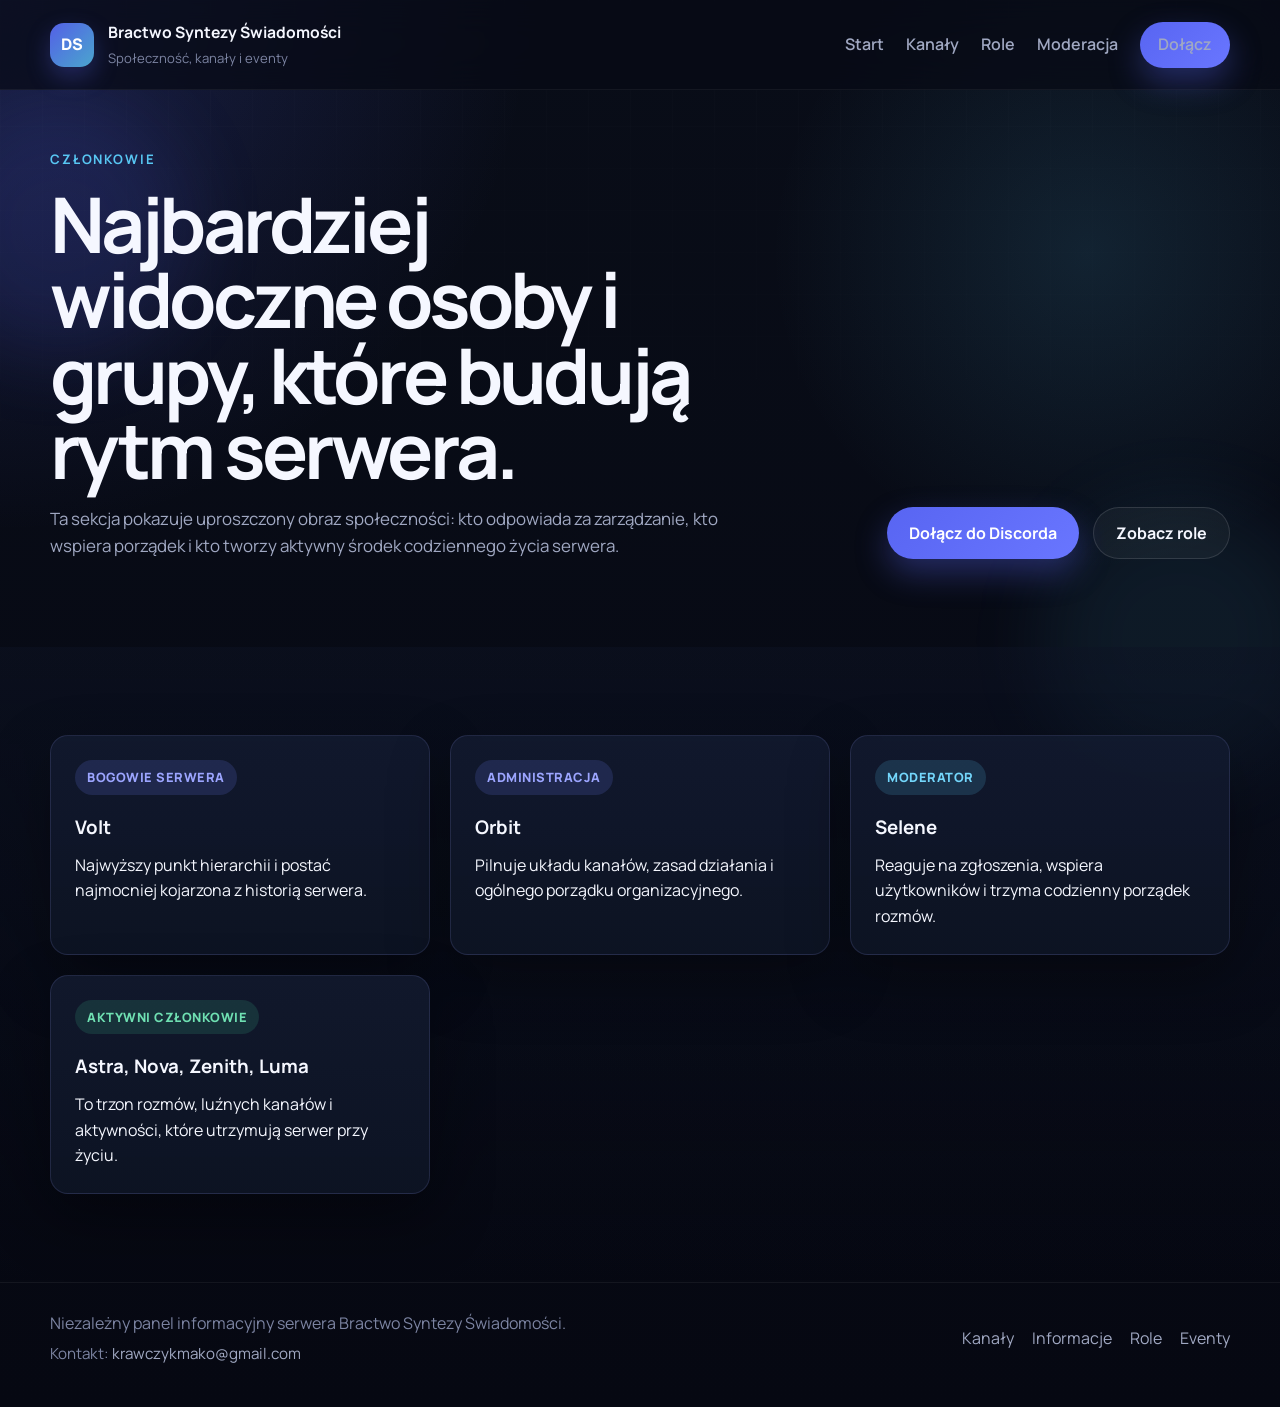
<file: members/members.html>
<!DOCTYPE html>
<html lang="pl">
<head>
  <meta charset="UTF-8">
  <meta name="viewport" content="width=device-width, initial-scale=1.0">
  <meta
    name="description"
    content="Przegląd najważniejszych osób i grup w społeczności serwera Bractwo Syntezy Świadomości."
  >
  <title>Członkowie | Bractwo Syntezy Świadomości</title>
  <link rel="preconnect" href="https://fonts.googleapis.com">
  <link rel="preconnect" href="https://fonts.gstatic.com" crossorigin>
  <link
    href="https://fonts.googleapis.com/css2?family=Manrope:wght@400;500;600;700;800&display=swap"
    rel="stylesheet"
  >
  <link rel="stylesheet" href="../styles.css">
</head>
<body>
  <div class="page-bg" aria-hidden="true">
    <div class="page-bg__orb page-bg__orb--one"></div>
    <div class="page-bg__orb page-bg__orb--two"></div>
    <div class="page-bg__grid"></div>
  </div>

  <header class="site-header">
    <div class="container site-header__inner">
      <a class="brand" href="../index.html">
        <span class="brand__mark">DS</span>
        <span class="brand__text">
          <strong>Bractwo Syntezy Świadomości</strong>
          <small>Społeczność, kanały i eventy</small>
        </span>
      </a>

      <button
        class="nav-toggle"
        type="button"
        aria-expanded="false"
        aria-controls="siteNav"
        aria-label="Otwórz nawigację"
      >
        <span></span>
        <span></span>
        <span></span>
      </button>

      <nav class="site-nav" id="siteNav" aria-label="Główna nawigacja">
        <a href="../index.html">Start</a>
        <a href="../channels/channels.html">Kanały</a>
        <a href="../roles/roles.html">Role</a>
        <a href="../moderation/moderation.html">Moderacja</a>
        <a class="btn btn-primary btn-primary--nav" href="https://discord.gg/8MzyPqCg6n" target="_blank" rel="noopener noreferrer">Dołącz</a>
      </nav>
    </div>
  </header>

  <main>
    <section class="section page-hero">
      <div class="container page-hero__grid">
        <div>
          <p class="eyebrow">Członkowie</p>
          <h1 class="page-title">Najbardziej widoczne osoby i grupy, które budują rytm serwera.</h1>
          <p class="page-copy">
            Ta sekcja pokazuje uproszczony obraz społeczności: kto odpowiada za zarządzanie,
            kto wspiera porządek i kto tworzy aktywny środek codziennego życia serwera.
          </p>
        </div>
        <div class="page-hero__actions">
          <a class="btn btn-primary" href="https://discord.gg/8MzyPqCg6n" target="_blank" rel="noopener noreferrer">Dołącz do Discorda</a>
          <a class="btn btn-secondary" href="../roles/roles.html">Zobacz role</a>
        </div>
      </div>
    </section>

    <section class="section section--soft">
      <div class="container">
        <div class="cards-grid">
          <article class="card member-card">
            <span class="role-card__tag role-card__tag--owner">Bogowie serwera</span>
            <h3>Volt</h3>
            <p>Najwyższy punkt hierarchii i postać najmocniej kojarzona z historią serwera.</p>
          </article>
          <article class="card member-card">
            <span class="role-card__tag role-card__tag--owner">Administracja</span>
            <h3>Orbit</h3>
            <p>Pilnuje układu kanałów, zasad działania i ogólnego porządku organizacyjnego.</p>
          </article>
          <article class="card member-card">
            <span class="role-card__tag role-card__tag--mod">Moderator</span>
            <h3>Selene</h3>
            <p>Reaguje na zgłoszenia, wspiera użytkowników i trzyma codzienny porządek rozmów.</p>
          </article>
          <article class="card member-card">
            <span class="role-card__tag role-card__tag--member">Aktywni członkowie</span>
            <h3>Astra, Nova, Zenith, Luma</h3>
            <p>To trzon rozmów, luźnych kanałów i aktywności, które utrzymują serwer przy życiu.</p>
          </article>
        </div>
      </div>
    </section>
  </main>

  <footer class="site-footer">
    <div class="container site-footer__inner">
      <div class="site-footer__copy">
        <p>Niezależny panel informacyjny serwera Bractwo Syntezy Świadomości.</p>
        <p class="site-footer__contact">
          Kontakt: <a href="mailto:krawczykmako@gmail.com">krawczykmako@gmail.com</a>
        </p>
      </div>
      <nav class="site-footer__nav" aria-label="Linki do podstron">
        <a href="../channels/channels.html">Kanały</a>
        <a href="../info/info.html">Informacje</a>
        <a href="../roles/roles.html">Role</a>
        <a href="../events/events.html">Eventy</a>
      </nav>
    </div>
  </footer>

  <script src="../script.js"></script>
</body>
</html>
</file>
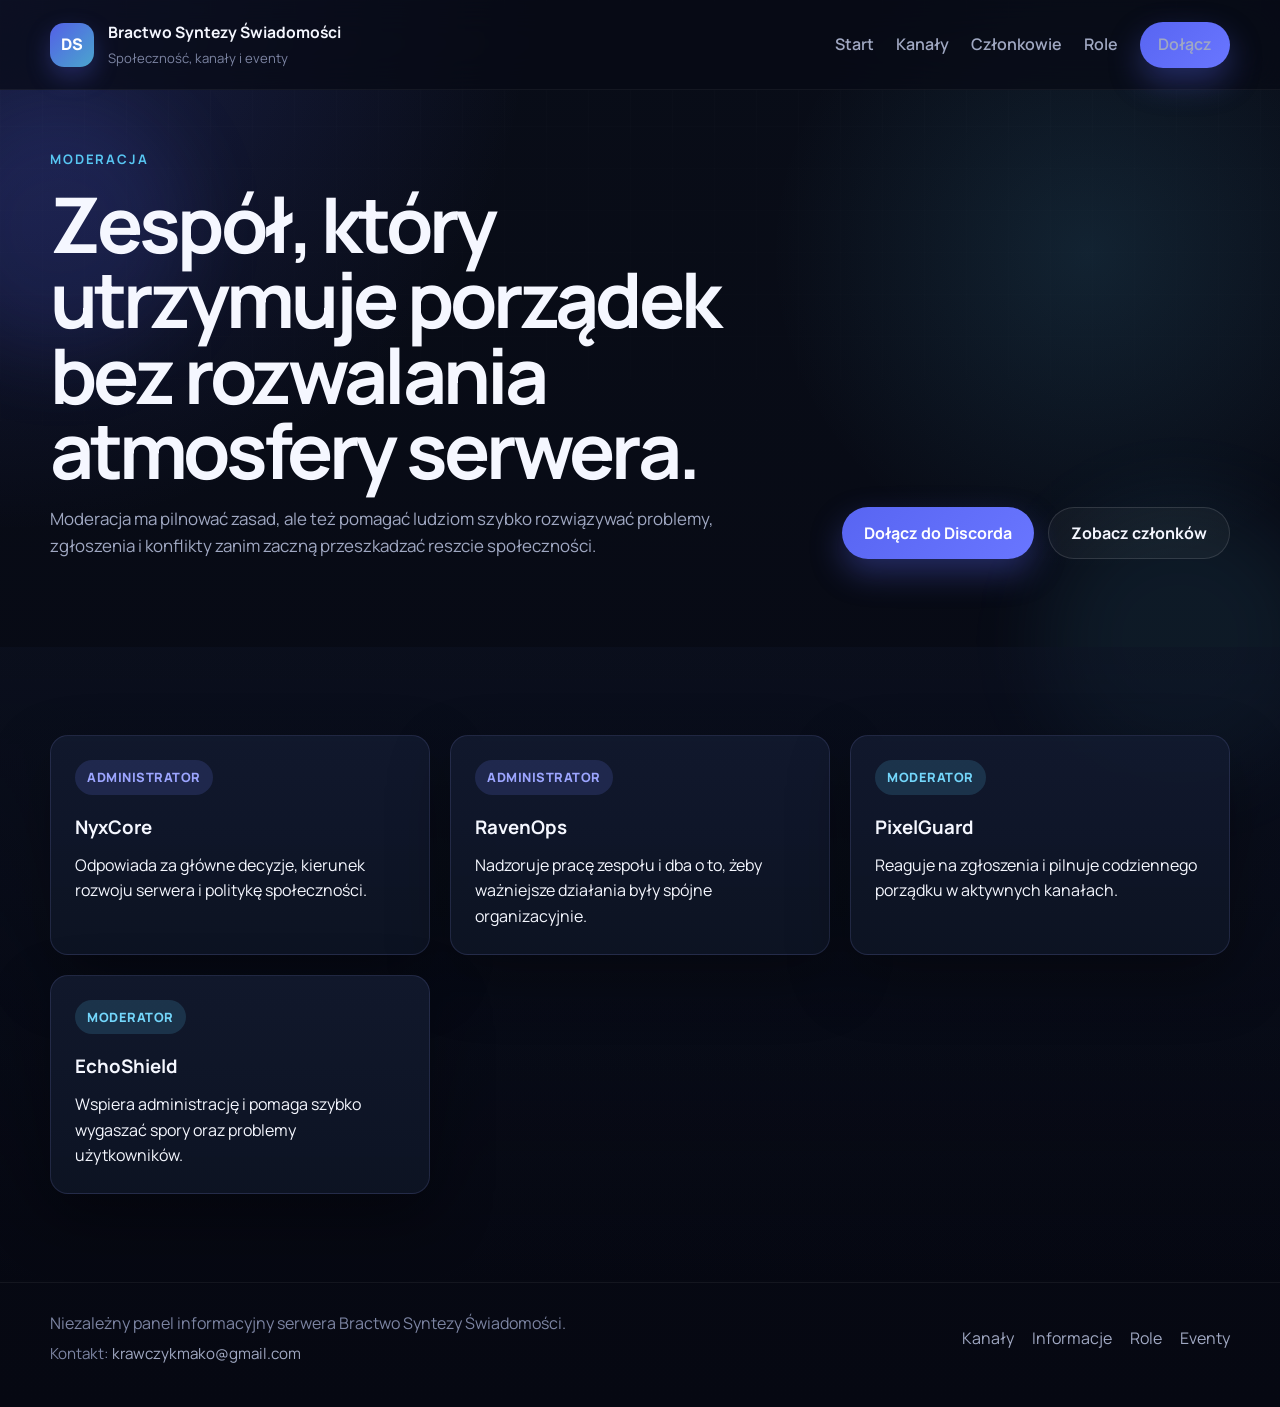
<file: moderation/moderation.html>
<!DOCTYPE html>
<html lang="pl">
<head>
  <meta charset="UTF-8">
  <meta name="viewport" content="width=device-width, initial-scale=1.0">
  <meta
    name="description"
    content="Zespół moderacji serwera Bractwo Syntezy Świadomości i zakres obowiązków."
  >
  <title>Moderacja | Bractwo Syntezy Świadomości</title>
  <link rel="preconnect" href="https://fonts.googleapis.com">
  <link rel="preconnect" href="https://fonts.gstatic.com" crossorigin>
  <link
    href="https://fonts.googleapis.com/css2?family=Manrope:wght@400;500;600;700;800&display=swap"
    rel="stylesheet"
  >
  <link rel="stylesheet" href="../styles.css">
</head>
<body>
  <div class="page-bg" aria-hidden="true">
    <div class="page-bg__orb page-bg__orb--one"></div>
    <div class="page-bg__orb page-bg__orb--two"></div>
    <div class="page-bg__grid"></div>
  </div>

  <header class="site-header">
    <div class="container site-header__inner">
      <a class="brand" href="../index.html">
        <span class="brand__mark">DS</span>
        <span class="brand__text">
          <strong>Bractwo Syntezy Świadomości</strong>
          <small>Społeczność, kanały i eventy</small>
        </span>
      </a>

      <button
        class="nav-toggle"
        type="button"
        aria-expanded="false"
        aria-controls="siteNav"
        aria-label="Otwórz nawigację"
      >
        <span></span>
        <span></span>
        <span></span>
      </button>

      <nav class="site-nav" id="siteNav" aria-label="Główna nawigacja">
        <a href="../index.html">Start</a>
        <a href="../channels/channels.html">Kanały</a>
        <a href="../members/members.html">Członkowie</a>
        <a href="../roles/roles.html">Role</a>
        <a class="btn btn-primary btn-primary--nav" href="https://discord.gg/8MzyPqCg6n" target="_blank" rel="noopener noreferrer">Dołącz</a>
      </nav>
    </div>
  </header>

  <main>
    <section class="section page-hero">
      <div class="container page-hero__grid">
        <div>
          <p class="eyebrow">Moderacja</p>
          <h1 class="page-title">Zespół, który utrzymuje porządek bez rozwalania atmosfery serwera.</h1>
          <p class="page-copy">
            Moderacja ma pilnować zasad, ale też pomagać ludziom szybko rozwiązywać problemy,
            zgłoszenia i konflikty zanim zaczną przeszkadzać reszcie społeczności.
          </p>
        </div>
        <div class="page-hero__actions">
          <a class="btn btn-primary" href="https://discord.gg/8MzyPqCg6n" target="_blank" rel="noopener noreferrer">Dołącz do Discorda</a>
          <a class="btn btn-secondary" href="../members/members.html">Zobacz członków</a>
        </div>
      </div>
    </section>

    <section class="section section--soft">
      <div class="container">
        <div class="cards-grid">
          <article class="card member-card">
            <span class="role-card__tag role-card__tag--owner">Administrator</span>
            <h3>NyxCore</h3>
            <p>Odpowiada za główne decyzje, kierunek rozwoju serwera i politykę społeczności.</p>
          </article>
          <article class="card member-card">
            <span class="role-card__tag role-card__tag--owner">Administrator</span>
            <h3>RavenOps</h3>
            <p>Nadzoruje pracę zespołu i dba o to, żeby ważniejsze działania były spójne organizacyjnie.</p>
          </article>
          <article class="card member-card">
            <span class="role-card__tag role-card__tag--mod">Moderator</span>
            <h3>PixelGuard</h3>
            <p>Reaguje na zgłoszenia i pilnuje codziennego porządku w aktywnych kanałach.</p>
          </article>
          <article class="card member-card">
            <span class="role-card__tag role-card__tag--mod">Moderator</span>
            <h3>EchoShield</h3>
            <p>Wspiera administrację i pomaga szybko wygaszać spory oraz problemy użytkowników.</p>
          </article>
        </div>
      </div>
    </section>
  </main>

  <footer class="site-footer">
    <div class="container site-footer__inner">
      <div class="site-footer__copy">
        <p>Niezależny panel informacyjny serwera Bractwo Syntezy Świadomości.</p>
        <p class="site-footer__contact">
          Kontakt: <a href="mailto:krawczykmako@gmail.com">krawczykmako@gmail.com</a>
        </p>
      </div>
      <nav class="site-footer__nav" aria-label="Linki do podstron">
        <a href="../channels/channels.html">Kanały</a>
        <a href="../info/info.html">Informacje</a>
        <a href="../roles/roles.html">Role</a>
        <a href="../events/events.html">Eventy</a>
      </nav>
    </div>
  </footer>

  <script src="../script.js"></script>
</body>
</html>
</file>
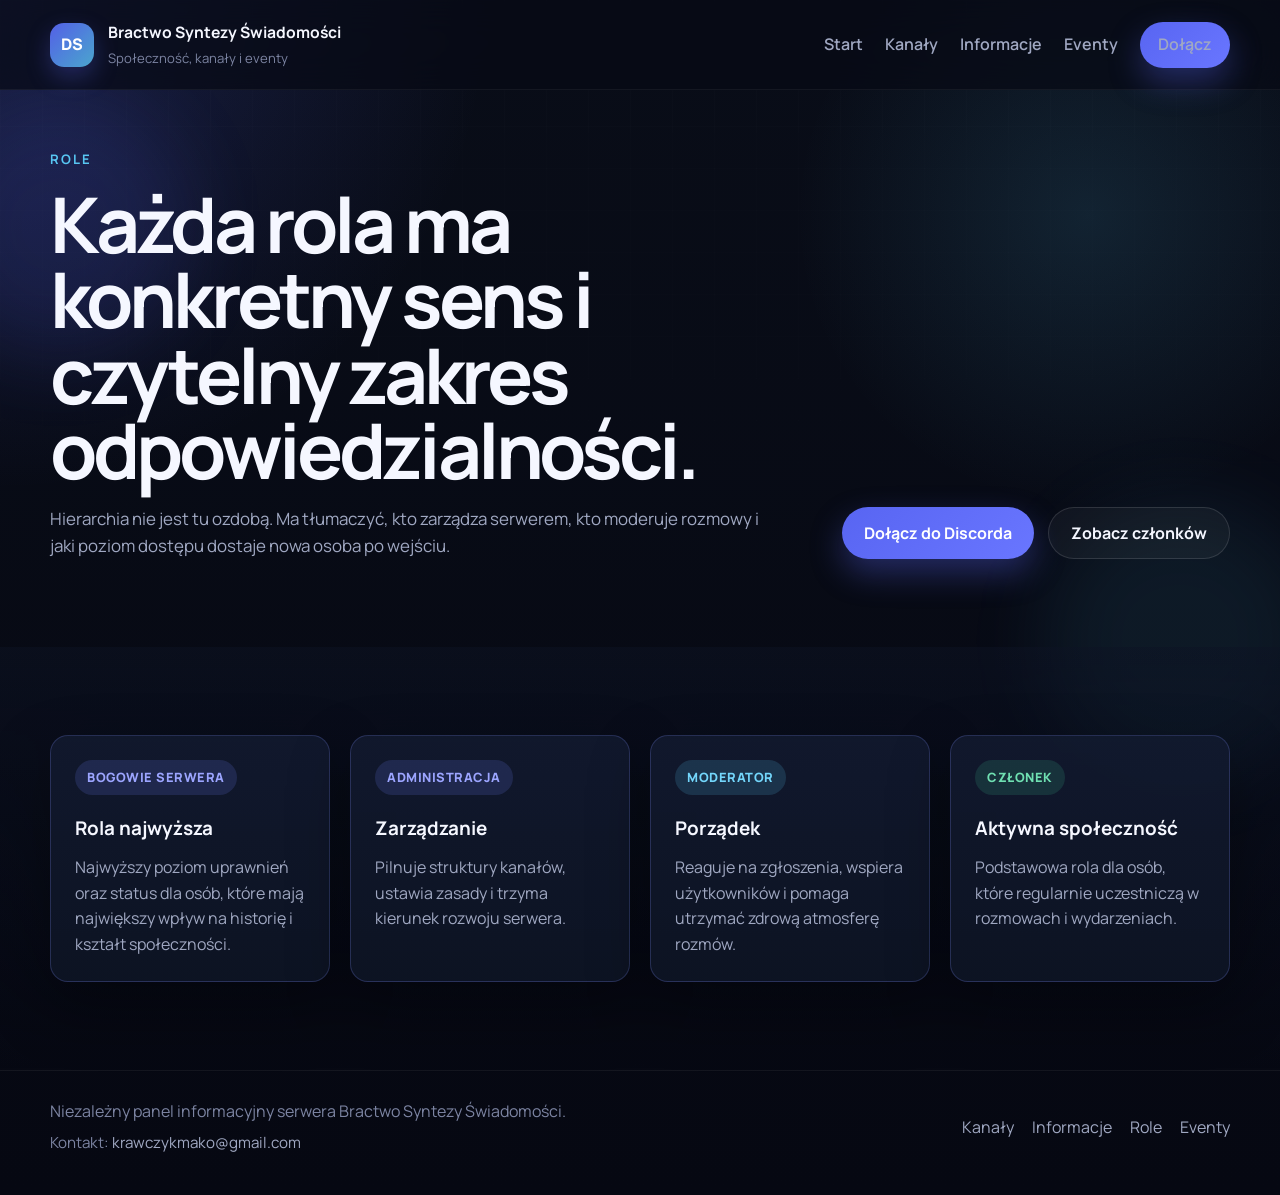
<file: roles/roles.html>
<!DOCTYPE html>
<html lang="pl">
<head>
  <meta charset="UTF-8">
  <meta name="viewport" content="width=device-width, initial-scale=1.0">
  <meta
    name="description"
    content="Role serwera Bractwo Syntezy Świadomości i zakres odpowiedzialności poszczególnych grup."
  >
  <title>Role | Bractwo Syntezy Świadomości</title>
  <link rel="preconnect" href="https://fonts.googleapis.com">
  <link rel="preconnect" href="https://fonts.gstatic.com" crossorigin>
  <link
    href="https://fonts.googleapis.com/css2?family=Manrope:wght@400;500;600;700;800&display=swap"
    rel="stylesheet"
  >
  <link rel="stylesheet" href="../styles.css">
</head>
<body>
  <div class="page-bg" aria-hidden="true">
    <div class="page-bg__orb page-bg__orb--one"></div>
    <div class="page-bg__orb page-bg__orb--two"></div>
    <div class="page-bg__grid"></div>
  </div>

  <header class="site-header">
    <div class="container site-header__inner">
      <a class="brand" href="../index.html">
        <span class="brand__mark">DS</span>
        <span class="brand__text">
          <strong>Bractwo Syntezy Świadomości</strong>
          <small>Społeczność, kanały i eventy</small>
        </span>
      </a>

      <button
        class="nav-toggle"
        type="button"
        aria-expanded="false"
        aria-controls="siteNav"
        aria-label="Otwórz nawigację"
      >
        <span></span>
        <span></span>
        <span></span>
      </button>

      <nav class="site-nav" id="siteNav" aria-label="Główna nawigacja">
        <a href="../index.html">Start</a>
        <a href="../channels/channels.html">Kanały</a>
        <a href="../info/info.html">Informacje</a>
        <a href="../events/events.html">Eventy</a>
        <a class="btn btn-primary btn-primary--nav" href="https://discord.gg/8MzyPqCg6n" target="_blank" rel="noopener noreferrer">Dołącz</a>
      </nav>
    </div>
  </header>

  <main>
    <section class="section page-hero">
      <div class="container page-hero__grid">
        <div>
          <p class="eyebrow">Role</p>
          <h1 class="page-title">Każda rola ma konkretny sens i czytelny zakres odpowiedzialności.</h1>
          <p class="page-copy">
            Hierarchia nie jest tu ozdobą. Ma tłumaczyć, kto zarządza serwerem, kto moderuje rozmowy
            i jaki poziom dostępu dostaje nowa osoba po wejściu.
          </p>
        </div>
        <div class="page-hero__actions">
          <a class="btn btn-primary" href="https://discord.gg/8MzyPqCg6n" target="_blank" rel="noopener noreferrer">Dołącz do Discorda</a>
          <a class="btn btn-secondary" href="../members/members.html">Zobacz członków</a>
        </div>
      </div>
    </section>

    <section class="section section--soft">
      <div class="container">
        <div class="cards-grid cards-grid--roles">
          <article class="card role-card">
            <span class="role-card__tag role-card__tag--owner">Bogowie serwera</span>
            <h3>Rola najwyższa</h3>
            <p>Najwyższy poziom uprawnień oraz status dla osób, które mają największy wpływ na historię i kształt społeczności.</p>
          </article>
          <article class="card role-card">
            <span class="role-card__tag role-card__tag--owner">Administracja</span>
            <h3>Zarządzanie</h3>
            <p>Pilnuje struktury kanałów, ustawia zasady i trzyma kierunek rozwoju serwera.</p>
          </article>
          <article class="card role-card">
            <span class="role-card__tag role-card__tag--mod">Moderator</span>
            <h3>Porządek</h3>
            <p>Reaguje na zgłoszenia, wspiera użytkowników i pomaga utrzymać zdrową atmosferę rozmów.</p>
          </article>
          <article class="card role-card">
            <span class="role-card__tag role-card__tag--member">Członek</span>
            <h3>Aktywna społeczność</h3>
            <p>Podstawowa rola dla osób, które regularnie uczestniczą w rozmowach i wydarzeniach.</p>
          </article>
        </div>
      </div>
    </section>
  </main>

  <footer class="site-footer">
    <div class="container site-footer__inner">
      <div class="site-footer__copy">
        <p>Niezależny panel informacyjny serwera Bractwo Syntezy Świadomości.</p>
        <p class="site-footer__contact">
          Kontakt: <a href="mailto:krawczykmako@gmail.com">krawczykmako@gmail.com</a>
        </p>
      </div>
      <nav class="site-footer__nav" aria-label="Linki do podstron">
        <a href="../channels/channels.html">Kanały</a>
        <a href="../info/info.html">Informacje</a>
        <a href="./roles.html">Role</a>
        <a href="../events/events.html">Eventy</a>
      </nav>
    </div>
  </footer>

  <script src="../script.js"></script>
</body>
</html>
</file>
<file: styles.css>
:root {
  --bg: #070b16;
  --bg-soft: #0d1324;
  --surface: rgba(15, 22, 40, 0.88);
  --surface-strong: rgba(21, 30, 54, 0.96);
  --surface-border: rgba(154, 166, 255, 0.14);
  --text: #f5f7ff;
  --text-soft: #a0a8c2;
  --text-muted: #7c84a2;
  --primary: #5865f2;
  --primary-hover: #7380ff;
  --accent: #58c7f3;
  --accent-soft: rgba(88, 199, 243, 0.16);
  --shadow: 0 24px 60px rgba(0, 0, 0, 0.35);
  --radius-lg: 24px;
  --radius-md: 18px;
  --radius-sm: 14px;
  --container: 1180px;
  --transition: all 0.24s ease-out;
}

* {
  box-sizing: border-box;
}

html {
  scroll-behavior: smooth;
}

body,
h1,
h2,
h3,
p,
ul {
  margin: 0;
}

body {
  min-height: 100vh;
  font-family: "Manrope", sans-serif;
  background:
    radial-gradient(circle at top left, rgba(88, 101, 242, 0.22), transparent 28%),
    radial-gradient(circle at 85% 18%, rgba(88, 199, 243, 0.12), transparent 20%),
    linear-gradient(180deg, #090d18 0%, #060812 100%);
  color: var(--text);
  line-height: 1.6;
}

a {
  color: inherit;
  text-decoration: none;
}

button,
input,
textarea,
select {
  font: inherit;
}

img {
  display: block;
  max-width: 100%;
}

.page-bg {
  position: fixed;
  inset: 0;
  overflow: hidden;
  pointer-events: none;
  z-index: -1;
}

.page-bg__orb {
  position: absolute;
  border-radius: 999px;
  filter: blur(40px);
  opacity: 0.5;
}

.page-bg__orb--one {
  top: 96px;
  left: -70px;
  width: 260px;
  height: 260px;
  background: rgba(88, 101, 242, 0.28);
}

.page-bg__orb--two {
  right: -40px;
  bottom: 120px;
  width: 280px;
  height: 280px;
  background: rgba(88, 199, 243, 0.16);
}

.page-bg__grid {
  position: absolute;
  inset: 0;
  background-image:
    linear-gradient(rgba(255, 255, 255, 0.03) 1px, transparent 1px),
    linear-gradient(90deg, rgba(255, 255, 255, 0.03) 1px, transparent 1px);
  background-size: 42px 42px;
  mask-image: linear-gradient(180deg, rgba(0, 0, 0, 0.38), transparent 82%);
}

.container {
  width: min(calc(100% - 32px), var(--container));
  margin: 0 auto;
}

.section {
  padding: 88px 0;
}

.section--soft {
  background: linear-gradient(180deg, rgba(13, 19, 36, 0.5), rgba(13, 19, 36, 0));
}

.section--cta {
  padding-top: 32px;
  padding-bottom: 100px;
}

.eyebrow {
  display: inline-flex;
  align-items: center;
  gap: 8px;
  margin-bottom: 16px;
  color: var(--accent);
  font-size: 0.82rem;
  font-weight: 700;
  letter-spacing: 0.14em;
  text-transform: uppercase;
}

.section-heading {
  max-width: 760px;
  margin-bottom: 36px;
}

.section-title {
  font-size: clamp(2rem, 4vw, 3.4rem);
  line-height: 1.06;
  letter-spacing: -0.04em;
}

.section-copy {
  margin-top: 18px;
  color: var(--text-soft);
  font-size: 1.02rem;
}

.card {
  background: linear-gradient(180deg, rgba(19, 27, 48, 0.88), rgba(13, 20, 36, 0.96));
  border: 1px solid var(--surface-border);
  border-radius: var(--radius-md);
  box-shadow: var(--shadow);
  transition: var(--transition);
}

.card:hover {
  transform: translateY(-4px);
  border-color: rgba(115, 128, 255, 0.34);
  box-shadow: 0 30px 80px rgba(0, 0, 0, 0.42);
}

.btn {
  display: inline-flex;
  align-items: center;
  justify-content: center;
  min-height: 52px;
  padding: 0 22px;
  border-radius: 999px;
  font-weight: 700;
  transition: var(--transition);
}

.btn-primary {
  background: linear-gradient(135deg, var(--primary), #6976ff);
  color: #fff;
  box-shadow: 0 14px 32px rgba(88, 101, 242, 0.35);
}

.btn-primary:hover,
.btn-primary:focus-visible {
  transform: translateY(-2px) scale(1.01);
  background: linear-gradient(135deg, var(--primary-hover), #8791ff);
  box-shadow: 0 18px 36px rgba(88, 101, 242, 0.42);
}

.btn-secondary {
  border: 1px solid rgba(255, 255, 255, 0.12);
  background: rgba(255, 255, 255, 0.04);
  color: var(--text);
}

.btn-secondary:hover,
.btn-secondary:focus-visible {
  transform: translateY(-2px);
  border-color: rgba(88, 199, 243, 0.34);
  background: rgba(88, 199, 243, 0.1);
}

.site-header {
  position: sticky;
  top: 0;
  z-index: 20;
  padding: 20px 0;
  background: rgba(7, 11, 22, 0.72);
  backdrop-filter: blur(18px);
  border-bottom: 1px solid rgba(255, 255, 255, 0.05);
}

.site-header__inner {
  display: flex;
  align-items: center;
  justify-content: space-between;
  gap: 24px;
}

.brand {
  display: inline-flex;
  align-items: center;
  gap: 14px;
}

.brand__mark {
  display: inline-grid;
  place-items: center;
  width: 44px;
  height: 44px;
  border-radius: 14px;
  background: linear-gradient(135deg, rgba(88, 101, 242, 0.95), rgba(88, 199, 243, 0.82));
  color: #fff;
  font-weight: 800;
  box-shadow: 0 10px 24px rgba(88, 101, 242, 0.3);
}

.brand__text {
  display: grid;
  gap: 3px;
}

.brand__text strong {
  font-size: 0.98rem;
}

.brand__text small {
  color: var(--text-muted);
  font-size: 0.82rem;
}

.site-nav {
  display: flex;
  align-items: center;
  gap: 22px;
}

.site-nav a {
  color: var(--text-soft);
  font-weight: 600;
}

.site-nav a:hover,
.site-nav a:focus-visible {
  color: var(--text);
}

.btn-primary--nav {
  min-height: 46px;
  padding: 0 18px;
}

.nav-toggle {
  display: none;
  flex-direction: column;
  gap: 5px;
  width: 44px;
  height: 44px;
  padding: 0;
  border: 1px solid rgba(255, 255, 255, 0.08);
  border-radius: 14px;
  background: rgba(255, 255, 255, 0.04);
  color: var(--text);
}

.nav-toggle span {
  width: 18px;
  height: 2px;
  margin: 0 auto;
  border-radius: 999px;
  background: currentColor;
}

.hero {
  padding-top: 64px;
}

.hero__grid {
  display: grid;
  grid-template-columns: minmax(0, 1.15fr) minmax(320px, 0.85fr);
  align-items: center;
  gap: 36px;
}

.hero__content h1 {
  max-width: 11ch;
  font-size: clamp(3rem, 7vw, 5.8rem);
  line-height: 0.96;
  letter-spacing: -0.06em;
}

.hero__lead {
  max-width: 640px;
  margin-top: 22px;
  color: var(--text-soft);
  font-size: 1.12rem;
}

.page-hero {
  padding-top: 56px;
}

.page-hero__grid {
  display: flex;
  align-items: end;
  justify-content: space-between;
  gap: 24px;
}

.page-title {
  max-width: 14ch;
  font-size: clamp(2.8rem, 6vw, 4.8rem);
  line-height: 0.98;
  letter-spacing: -0.05em;
}

.page-copy {
  max-width: 720px;
  margin-top: 18px;
  color: var(--text-soft);
  font-size: 1.06rem;
}

.page-hero__actions {
  display: flex;
  flex-wrap: wrap;
  gap: 14px;
  justify-content: flex-end;
}

.hero__actions {
  display: flex;
  flex-wrap: wrap;
  gap: 14px;
  margin-top: 32px;
}

.discord-widget {
  position: relative;
  margin-top: 28px;
  padding: 24px;
  overflow: hidden;
  text-align: center;
  background:
    radial-gradient(circle at top center, rgba(88, 101, 242, 0.18), transparent 48%),
    linear-gradient(180deg, #2b2d31 0%, #23272a 100%);
}

.discord-widget::before {
  content: "";
  position: absolute;
  inset: -40% auto auto 72%;
  width: 180px;
  height: 180px;
  border-radius: 999px;
  background: rgba(88, 101, 242, 0.18);
  filter: blur(28px);
}

.discord-widget > * {
  position: relative;
}

.discord-widget__eyebrow {
  display: inline-flex;
  margin-bottom: 10px;
  padding: 6px 12px;
  border: 1px solid rgba(255, 255, 255, 0.08);
  border-radius: 999px;
  background: rgba(255, 255, 255, 0.04);
  color: #b5bac1;
  font-size: 0.76rem;
  font-weight: 700;
  letter-spacing: 0.12em;
  text-transform: uppercase;
}

.discord-widget__title {
  font-size: clamp(1.5rem, 3vw, 2rem);
  line-height: 1.1;
}

.discord-widget__copy {
  max-width: 40ch;
  margin: 12px auto 0;
  color: #c6cad2;
}

.discord-widget__stats {
  display: grid;
  grid-template-columns: repeat(2, minmax(0, 1fr));
  gap: 14px;
  margin-top: 20px;
}

.discord-widget__status {
  display: inline-flex;
  align-items: center;
  justify-content: center;
  gap: 12px;
  padding: 18px 20px;
  border: 1px solid rgba(255, 255, 255, 0.08);
  border-radius: 18px;
  background: rgba(17, 19, 24, 0.48);
  transition: var(--transition);
}

.discord-widget:hover .discord-widget__status,
.discord-widget:focus-within .discord-widget__status {
  transform: translateY(-2px);
  border-color: rgba(88, 101, 242, 0.34);
  background: rgba(20, 23, 30, 0.72);
}

.discord-widget__presence {
  font-size: 1.3rem;
  filter: drop-shadow(0 0 10px rgba(87, 242, 135, 0.45));
}

.discord-widget__presence--members {
  filter: drop-shadow(0 0 10px rgba(88, 199, 243, 0.3));
}

.discord-widget__value-group {
  display: grid;
  gap: 2px;
  text-align: left;
}

.discord-widget__count {
  font-size: clamp(1.2rem, 2vw, 1.5rem);
  letter-spacing: -0.03em;
}

.discord-widget__label {
  color: #9ea5b1;
  font-size: 0.82rem;
  text-transform: uppercase;
  letter-spacing: 0.08em;
}

.discord-widget__meta {
  margin-top: 14px;
  color: #9ea5b1;
  font-size: 0.92rem;
}

.discord-widget.is-loading .discord-widget__status {
  animation: discordWidgetPulse 1.2s ease-in-out infinite;
}

.discord-widget.is-error .discord-widget__status {
  border-color: rgba(237, 66, 69, 0.36);
}

.discord-widget.is-error .discord-widget__meta {
  color: #ff8b8d;
}

@keyframes discordWidgetPulse {
  0%,
  100% {
    box-shadow: 0 0 0 0 rgba(88, 101, 242, 0);
  }

  50% {
    box-shadow: 0 0 0 10px rgba(88, 101, 242, 0.08);
  }
}

.hero__stats {
  display: grid;
  grid-template-columns: repeat(3, minmax(0, 1fr));
  gap: 14px;
  padding: 0;
  margin-top: 36px;
  list-style: none;
}

.hero__stats li {
  padding: 18px;
  border: 1px solid rgba(255, 255, 255, 0.08);
  border-radius: var(--radius-sm);
  background: rgba(255, 255, 255, 0.03);
}

.hero__stats strong {
  display: block;
  margin-bottom: 8px;
  font-size: 1rem;
}

.hero__stats span {
  color: var(--text-soft);
  font-size: 0.95rem;
}

.hero-panel {
  position: relative;
  padding: 22px;
  overflow: hidden;
}

.hero-panel::after {
  content: "";
  position: absolute;
  inset: auto -30% -35% auto;
  width: 220px;
  height: 220px;
  border-radius: 999px;
  background: rgba(88, 101, 242, 0.18);
  filter: blur(24px);
}

.hero-panel__badge {
  display: inline-flex;
  padding: 7px 12px;
  border: 1px solid rgba(88, 199, 243, 0.24);
  border-radius: 999px;
  background: var(--accent-soft);
  color: var(--accent);
  font-size: 0.82rem;
  font-weight: 700;
}

.hero-panel__window {
  margin-top: 18px;
  border: 1px solid rgba(255, 255, 255, 0.08);
  border-radius: 20px;
  overflow: hidden;
  background: rgba(7, 11, 22, 0.85);
}

.hero-panel__top {
  display: flex;
  gap: 8px;
  padding: 14px 16px;
  border-bottom: 1px solid rgba(255, 255, 255, 0.06);
}

.hero-panel__top span {
  width: 10px;
  height: 10px;
  border-radius: 999px;
  background: rgba(255, 255, 255, 0.18);
}

.hero-panel__body {
  display: grid;
  grid-template-columns: 124px 1fr;
  min-height: 300px;
}

.hero-panel__sidebar {
  padding: 20px 14px;
  border-right: 1px solid rgba(255, 255, 255, 0.06);
  background: rgba(255, 255, 255, 0.02);
}

.hero-panel__sidebar p {
  padding: 10px 12px;
  border-radius: 12px;
  color: var(--text-soft);
}

.hero-panel__sidebar p:first-child {
  background: rgba(88, 101, 242, 0.14);
  color: var(--text);
}

.hero-panel__content {
  display: grid;
  gap: 16px;
  padding: 22px;
}

.hero-panel__card {
  padding: 18px;
  border-radius: 16px;
  background: rgba(255, 255, 255, 0.04);
  border: 1px solid rgba(255, 255, 255, 0.06);
}

.hero-panel__card strong {
  display: block;
  margin-bottom: 8px;
}

.hero-panel__card span {
  color: var(--text-soft);
  font-size: 0.94rem;
}

.hero-panel__card--accent {
  background: linear-gradient(135deg, rgba(88, 101, 242, 0.2), rgba(88, 199, 243, 0.12));
  border-color: rgba(115, 128, 255, 0.2);
}

.benefits-grid,
.cards-grid {
  display: grid;
  grid-template-columns: repeat(3, minmax(0, 1fr));
  gap: 20px;
}

.stack-grid,
.split-layout {
  display: grid;
  gap: 20px;
}

.stack-grid {
  grid-template-columns: repeat(2, minmax(0, 1fr));
}

.split-layout {
  grid-template-columns: 1.25fr 0.75fr;
  margin-top: 28px;
}

.benefit-card,
.feature-card,
.role-card,
.member-card,
.prose-card,
.checklist-card,
.stack-card {
  padding: 24px;
}

.benefit-card__icon,
.feature-card__icon {
  display: inline-grid;
  place-items: center;
  width: 52px;
  height: 52px;
  margin-bottom: 18px;
  border-radius: 16px;
  background: rgba(88, 101, 242, 0.14);
  color: var(--accent);
  font-size: 1.35rem;
  font-weight: 800;
}

.benefit-card h3,
.feature-card h3,
.role-card h3 {
  margin-bottom: 12px;
  font-size: 1.18rem;
}

.benefit-card p,
.feature-card p,
.role-card p {
  color: var(--text-soft);
}

.cards-grid--roles {
  grid-template-columns: repeat(4, minmax(0, 1fr));
}

.role-card {
  border-color: rgba(130, 142, 255, 0.22);
}

.role-card__tag {
  display: inline-flex;
  margin-bottom: 18px;
  padding: 7px 12px;
  border-radius: 999px;
  font-size: 0.8rem;
  font-weight: 800;
  letter-spacing: 0.04em;
  text-transform: uppercase;
}

.role-card__tag--owner {
  background: rgba(115, 128, 255, 0.16);
  color: #9ca5ff;
}

.role-card__tag--mod {
  background: rgba(88, 199, 243, 0.16);
  color: #73d6fb;
}

.role-card__tag--member {
  background: rgba(69, 214, 157, 0.14);
  color: #6fe0b2;
}

.role-card__tag--guest {
  background: rgba(255, 255, 255, 0.08);
  color: #cfd5e6;
}

.stack-card {
  min-height: 100%;
}

.stack-card__header {
  display: flex;
  gap: 16px;
  align-items: flex-start;
  margin-bottom: 18px;
}

.stack-card__header p,
.stack-card__body,
.prose-card p,
.checklist-card p {
  color: var(--text-soft);
}

.stack-card__body {
  margin-top: 6px;
}

.stack-card--accent {
  background:
    radial-gradient(circle at top right, rgba(88, 101, 242, 0.22), transparent 42%),
    linear-gradient(180deg, rgba(19, 27, 48, 0.88), rgba(13, 20, 36, 0.96));
}

.list-block,
.check-list {
  display: grid;
  gap: 12px;
  padding-left: 20px;
  color: var(--text-soft);
}

.list-block {
  margin: 0;
}

.check-list {
  margin-top: 18px;
}

.section-title--small {
  font-size: clamp(1.6rem, 3vw, 2.2rem);
}

.prose-card p + p {
  margin-top: 16px;
}

.member-card h3,
.stack-card h3,
.prose-card h2,
.checklist-card h2 {
  margin-bottom: 10px;
}

.cta {
  padding: 40px;
  text-align: center;
  background:
    radial-gradient(circle at top center, rgba(88, 101, 242, 0.24), transparent 42%),
    linear-gradient(180deg, rgba(21, 30, 54, 0.96), rgba(12, 18, 33, 0.98));
}

.cta .section-title,
.cta .section-copy {
  max-width: 760px;
  margin-left: auto;
  margin-right: auto;
}

.cta__actions {
  display: flex;
  justify-content: center;
  flex-wrap: wrap;
  gap: 14px;
  margin-top: 28px;
}

.site-footer {
  padding: 28px 0 40px;
  border-top: 1px solid rgba(255, 255, 255, 0.06);
}

.site-footer__inner {
  display: flex;
  align-items: center;
  justify-content: space-between;
  gap: 18px;
}

.site-footer__copy {
  display: grid;
  gap: 6px;
}

.site-footer p {
  color: var(--text-muted);
}

.site-footer__contact {
  font-size: 0.95rem;
}

.site-footer__contact a {
  color: var(--text-soft);
}

.site-footer__contact a:hover,
.site-footer__contact a:focus-visible {
  color: var(--text);
}

.site-footer__nav {
  display: flex;
  flex-wrap: wrap;
  gap: 18px;
}

.site-footer__nav a {
  color: var(--text-soft);
}

.site-footer__nav a:hover,
.site-footer__nav a:focus-visible {
  color: var(--text);
}

@media (max-width: 1040px) {
  .hero__grid,
  .cards-grid--roles,
  .split-layout {
    grid-template-columns: 1fr;
  }

  .hero__content h1 {
    max-width: 12ch;
  }

  .benefits-grid,
  .cards-grid,
  .stack-grid {
    grid-template-columns: repeat(2, minmax(0, 1fr));
  }

  .page-hero__grid {
    flex-direction: column;
    align-items: flex-start;
  }

  .page-hero__actions {
    justify-content: flex-start;
  }
}

@media (max-width: 780px) {
  .section {
    padding: 72px 0;
  }

  .site-header__inner {
    flex-wrap: wrap;
  }

  .nav-toggle {
    display: inline-flex;
    justify-content: center;
  }

  .site-nav {
    display: none;
    width: 100%;
    flex-direction: column;
    align-items: stretch;
    gap: 10px;
    padding: 16px;
    border: 1px solid rgba(255, 255, 255, 0.06);
    border-radius: 18px;
    background: rgba(11, 16, 30, 0.94);
  }

  .site-nav.is-open {
    display: flex;
  }

  .hero {
    padding-top: 32px;
  }

  .hero__stats,
  .benefits-grid,
  .cards-grid,
  .stack-grid,
  .site-footer__inner {
    grid-template-columns: 1fr;
  }

  .hero-panel__body {
    grid-template-columns: 1fr;
  }

  .discord-widget__stats {
    grid-template-columns: 1fr;
  }

  .hero-panel__sidebar {
    border-right: 0;
    border-bottom: 1px solid rgba(255, 255, 255, 0.06);
  }

  .cta {
    padding: 30px 22px;
  }

  .site-footer__inner {
    display: grid;
  }

  .page-title {
    max-width: none;
  }
}

@media (max-width: 560px) {
  .container {
    width: min(calc(100% - 24px), var(--container));
  }

  .hero__content h1 {
    max-width: none;
    font-size: clamp(2.6rem, 15vw, 4.2rem);
  }

  .discord-widget {
    padding: 22px 18px;
  }

  .btn,
  .btn-primary--nav {
    width: 100%;
  }

  .hero__actions,
  .cta__actions {
    display: grid;
  }
}
</file>
